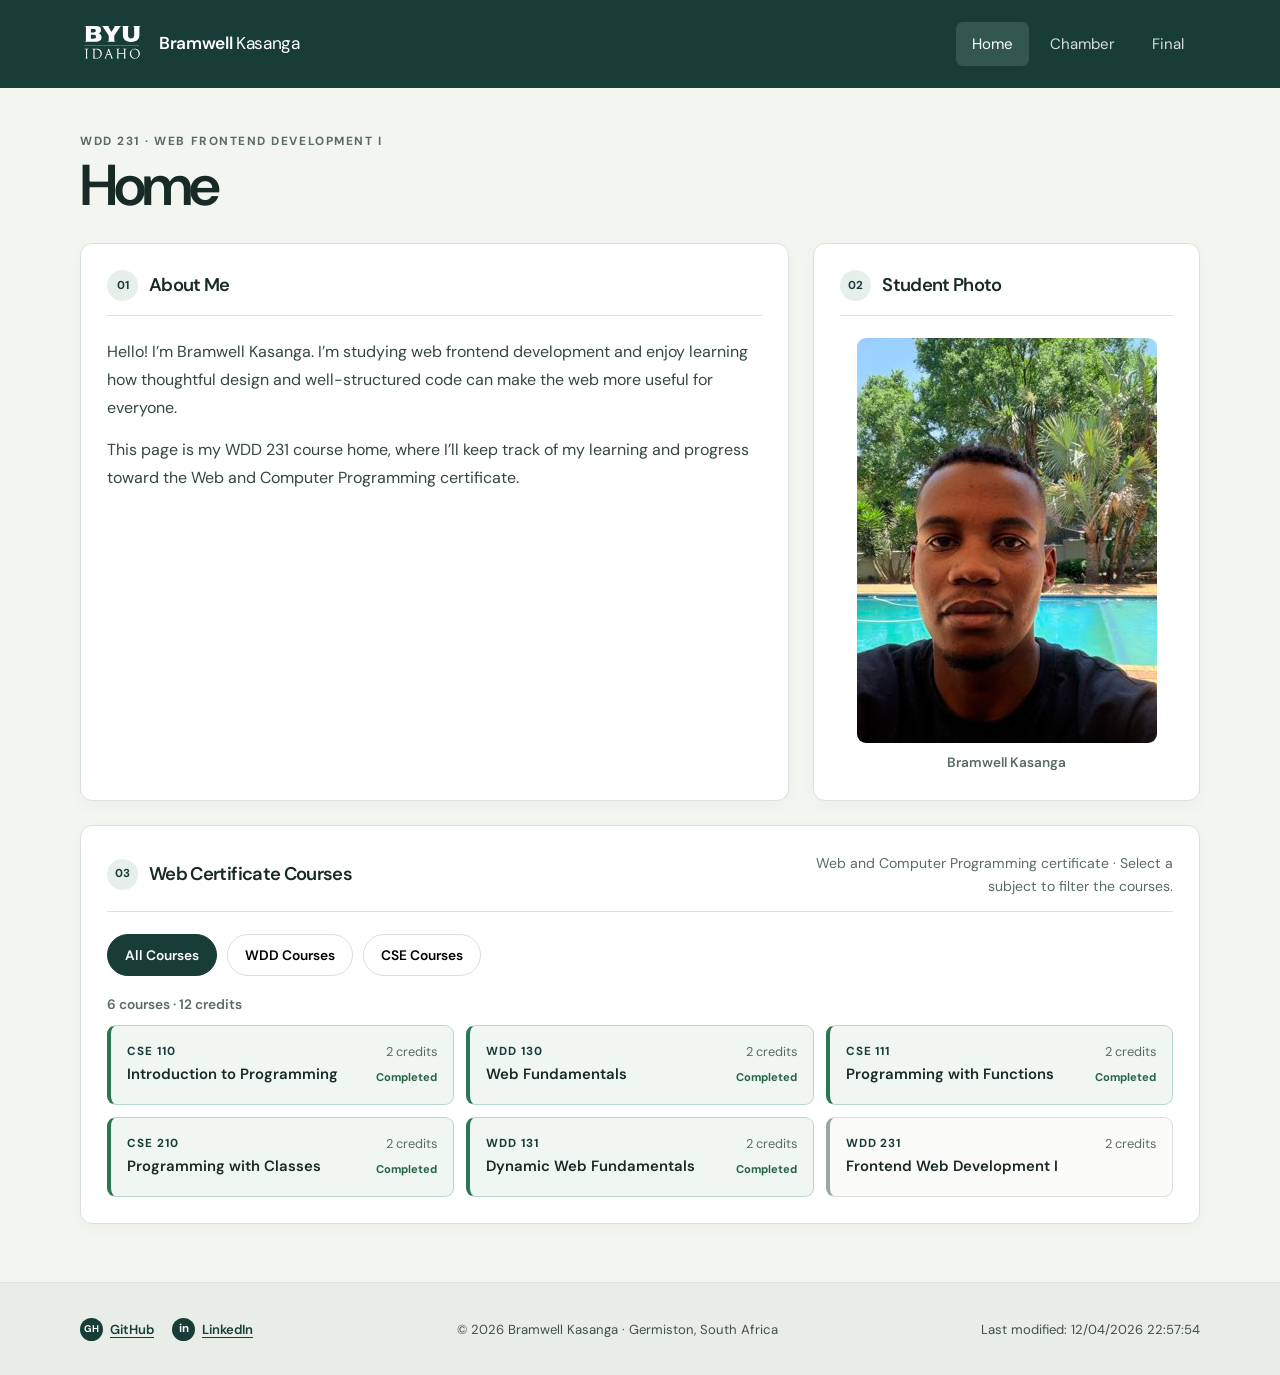
<file: index.html>
<!doctype html>
<html lang="en">
  <head>
    <meta charset="utf-8">
    <meta name="viewport" content="width=device-width, initial-scale=1">
    <meta
      name="description"
      content="Bramwell Kasanga's WDD 231 course home page, featuring an introduction and Web and Computer Programming certificate courses."
    >
    <meta property="og:title" content="Home | Bramwell Kasanga | WDD 231">
    <meta
      property="og:description"
      content="Bramwell Kasanga's WDD 231 course home page, featuring an introduction and Web and Computer Programming certificate courses."
    >
    <meta
      property="og:image"
      content="https://bramwellkasanga.github.io/wdd231/images/profile-card.jpg"
    >
    <meta property="og:url" content="https://bramwellkasanga.github.io/wdd231/">
    <meta name="author" content="Bramwell Kasanga">
    <meta name="theme-color" content="#183c36">
    <link rel="icon" href="favicon.ico">
    <title>Home | Bramwell Kasanga | WDD 231</title>
    <link rel="preconnect" href="https://fonts.googleapis.com">
    <link rel="preconnect" href="https://fonts.gstatic.com" crossorigin>
    <link
      href="https://fonts.googleapis.com/css2?family=DM+Sans:wght@400;500;600;700&display=swap"
      rel="stylesheet"
    >
    <link rel="stylesheet" href="styles/small.css">
    <link rel="stylesheet" href="styles/large.css">
    <script src="scripts/navigation.js" defer></script>
    <script src="scripts/date.js" defer></script>
    <script src="scripts/courses.js" defer></script>
  </head>
  <body>
    <header class="site-header">
      <div class="header-inner">
        <a class="identity" href="index.html" aria-label="WDD 231 home">
          <span class="logo-frame">
            <img
              class="site-logo"
              src="images/byui-logo.svg"
              alt="Brigham Young University-Idaho"
            >
          </span>
          <span class="student-name">Bramwell <span>Kasanga</span></span>
        </a>
        <button
          class="menu-toggle"
          type="button"
          aria-label="Open navigation menu"
          aria-controls="primary-navigation"
          aria-expanded="false"
        >
          <span></span>
          <span></span>
          <span></span>
        </button>
        <nav class="site-nav" id="primary-navigation" aria-label="Main navigation">
          <a class="nav-link current" href="index.html" aria-current="page">Home</a>
          <a class="nav-link" href="chamber/directory.html">Chamber</a>
          <a class="nav-link" href="final/">Final</a>
        </nav>
      </div>
    </header>

    <main class="page-shell">
      <div class="page-title">
        <p class="eyebrow">WDD 231 · Web Frontend Development I</p>
        <h1>Home</h1>
      </div>

      <div class="home-grid">
        <section class="panel about-panel" aria-labelledby="about-heading">
          <div class="panel-heading">
            <span class="section-index">01</span>
            <h2 id="about-heading">About Me</h2>
          </div>
          <div class="about-copy">
            <p>
              Hello! I’m Bramwell Kasanga. I’m studying web frontend development
              and enjoy learning how thoughtful design and well-structured code
              can make the web more useful for everyone.
            </p>
            <p>
              This page is my WDD 231 course home, where I’ll keep track of my
              learning and progress toward the Web and Computer Programming
              certificate.
            </p>
          </div>
        </section>

        <section class="panel photo-panel" aria-labelledby="photo-heading">
          <div class="panel-heading">
            <span class="section-index">02</span>
            <h2 id="photo-heading">Student Photo</h2>
          </div>
          <figure class="profile-figure">
            <img
              class="profile-image"
              src="images/profile-card.jpg"
              alt="Bramwell Kasanga outdoors beside a pool."
              width="720"
              height="405"
            >
            <figcaption>Bramwell Kasanga</figcaption>
          </figure>
        </section>

        <section class="panel courses-panel" aria-labelledby="courses-heading">
          <div class="panel-heading courses-heading">
            <div class="heading-label">
              <span class="section-index">03</span>
              <h2 id="courses-heading">Web Certificate Courses</h2>
            </div>
            <p class="panel-description">
              Web and Computer Programming certificate · Select a subject to filter the courses.
            </p>
          </div>
          <div class="course-filters" role="group" aria-label="Filter courses">
            <button class="filter-button selected" type="button" data-filter="ALL" aria-pressed="true">
              All Courses
            </button>
            <button class="filter-button" type="button" data-filter="WDD" aria-pressed="false">
              WDD Courses
            </button>
            <button class="filter-button" type="button" data-filter="CSE" aria-pressed="false">
              CSE Courses
            </button>
          </div>
          <p class="course-summary" id="course-summary" aria-live="polite"></p>
          <div class="course-list" id="course-list" aria-live="polite"></div>
          <noscript>
            <p class="noscript-message">
              Enable JavaScript to view and filter the certificate course list.
            </p>
          </noscript>
        </section>
      </div>
    </main>

    <footer class="site-footer">
      <div class="footer-inner">
        <div class="social-links" role="group" aria-label="Social media">
          <a
            class="social-link"
            href="https://github.com/bramwellkasanga/wdd231"
            aria-label="Bramwell Kasanga on GitHub"
            target="_blank"
            rel="noopener noreferrer"
          >
            <span class="social-mark github-mark" aria-hidden="true">GH</span>
            <span>GitHub</span>
          </a>
          <a
            class="social-link"
            href="https://www.linkedin.com/in/bramwell-kasanga"
            aria-label="Bramwell Kasanga on LinkedIn"
            target="_blank"
            rel="noopener noreferrer"
          >
            <span class="social-mark linkedin-mark" aria-hidden="true">in</span>
            <span>LinkedIn</span>
          </a>
        </div>
        <p class="copyright">
          &copy; <span id="currentyear"></span> Bramwell Kasanga
          <span class="footer-location">· Germiston, South Africa</span>
        </p>
        <p class="modified">Last modified: <span id="lastModified"></span></p>
      </div>
    </footer>
  </body>
</html>
</file>
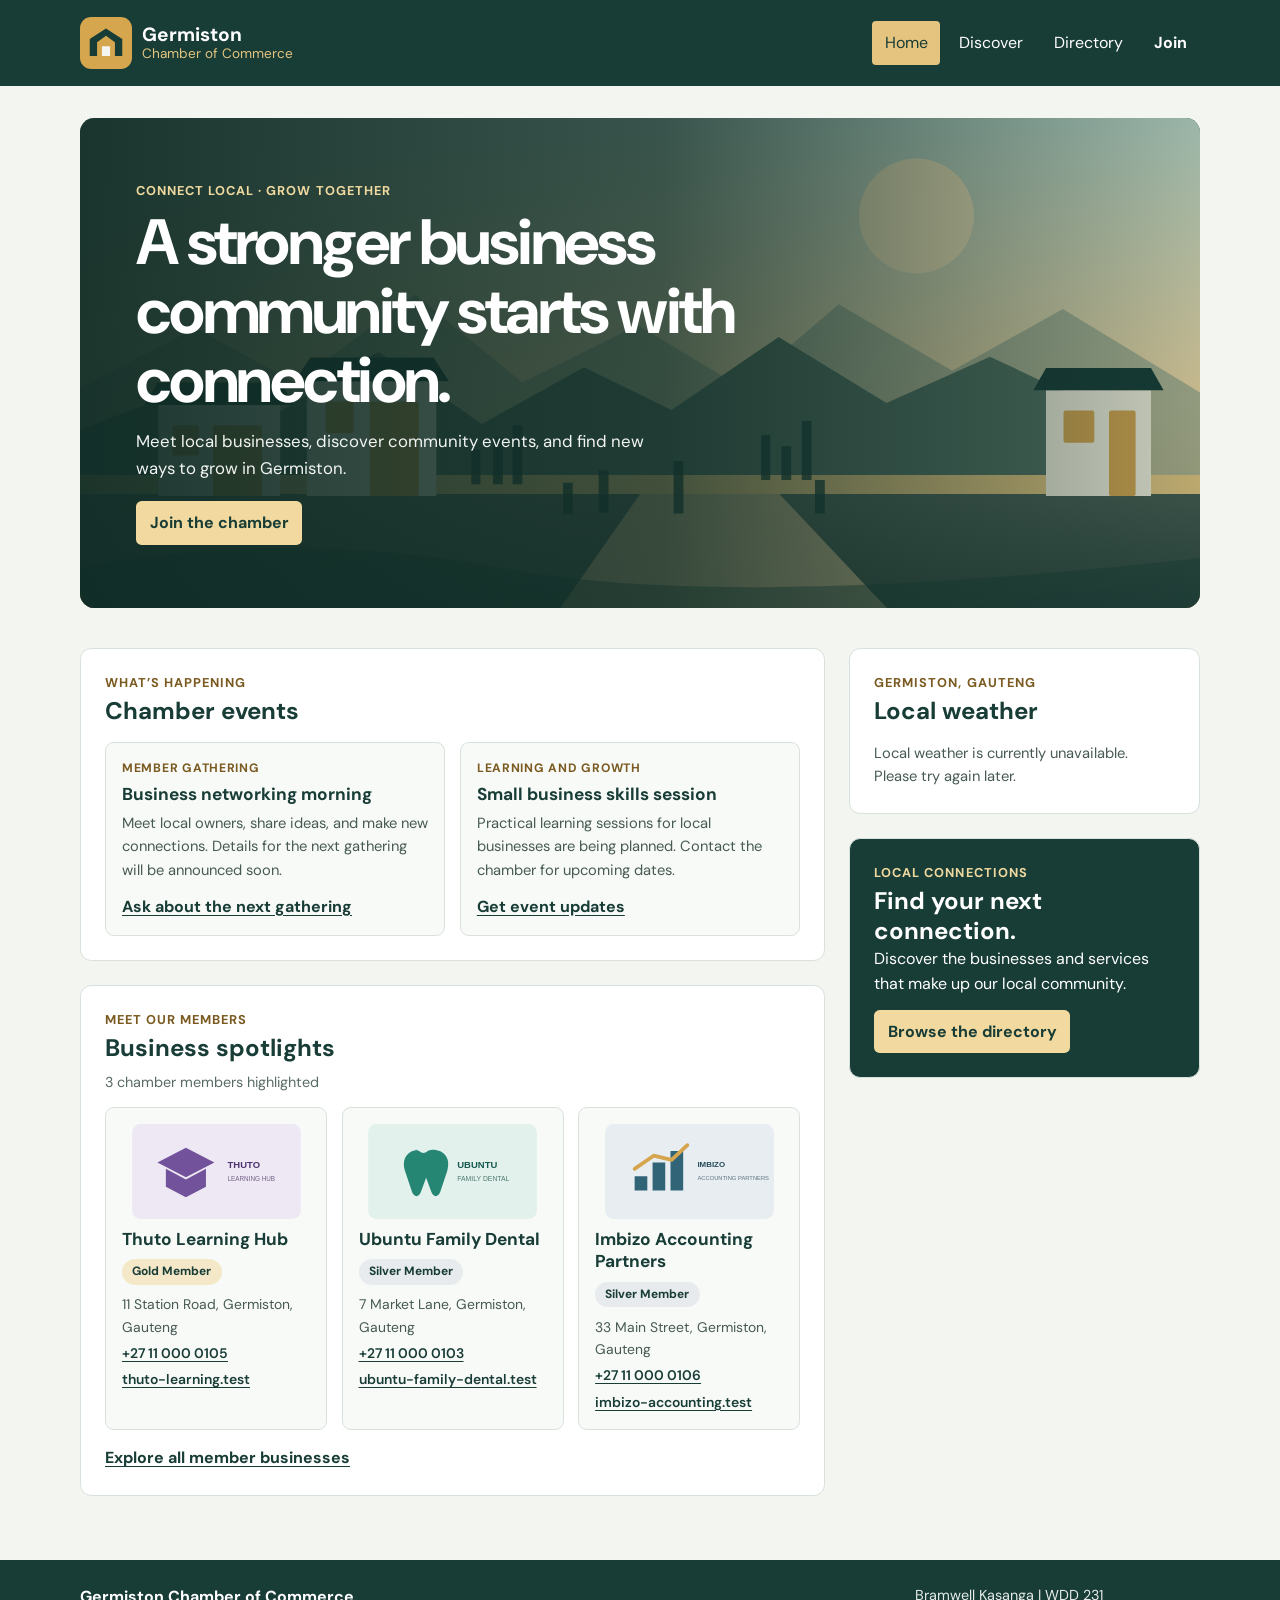
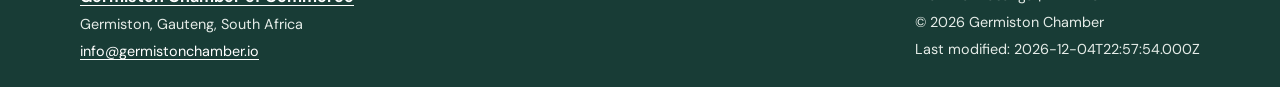
<file: chamber/index.html>
<!doctype html>
<html lang="en">
  <head>
    <meta charset="utf-8">
    <meta name="viewport" content="width=device-width, initial-scale=1">
    <meta
      name="description"
      content="Discover local businesses, upcoming events, and chamber membership with the Germiston Chamber of Commerce."
    >
    <meta name="author" content="Bramwell Kasanga">
    <meta name="theme-color" content="#183c36">
    <meta property="og:title" content="Home | Germiston Chamber of Commerce">
    <meta
      property="og:description"
      content="Discover local businesses, upcoming events, and chamber membership with the Germiston Chamber of Commerce."
    >
    <meta
      property="og:image"
      content="https://bramwellkasanga.github.io/wdd231/chamber/images/chamber-social.png"
    >
    <meta property="og:url" content="https://bramwellkasanga.github.io/wdd231/chamber/">
    <link rel="icon" href="images/favicon.ico" sizes="any">
    <link rel="icon" href="images/favicon.svg" type="image/svg+xml">
    <link rel="stylesheet" href="styles/reset.css">
    <link rel="stylesheet" href="styles/small.css">
    <link rel="stylesheet" href="styles/large.css">
    <link rel="preconnect" href="https://fonts.googleapis.com">
    <link rel="preconnect" href="https://fonts.gstatic.com" crossorigin>
    <link
      href="https://fonts.googleapis.com/css2?family=DM+Sans:wght@400;500;600;700&display=swap"
      rel="stylesheet"
    >
    <script src="scripts/navigation.js" defer></script>
    <script src="scripts/date.js" defer></script>
    <script src="scripts/weather.js" defer></script>
    <script src="scripts/spotlights.js" defer></script>
    <title>Home | Germiston Chamber of Commerce</title>
  </head>
  <body>
    <a class="skip-link" href="#main-content">Skip to main content</a>
    <header class="site-header">
      <div class="header-inner">
        <a class="brand" href="index.html" aria-label="Germiston Chamber home">
          <img src="images/chamber-mark.svg" width="48" height="48" alt="">
          <span class="brand-copy">
            <span class="brand-name">Germiston</span>
            <span class="brand-subtitle">Chamber of Commerce</span>
          </span>
        </a>
        <button
          class="menu-toggle"
          type="button"
          aria-label="Open navigation menu"
          aria-controls="primary-navigation"
          aria-expanded="false"
        >
          <span></span>
          <span></span>
          <span></span>
        </button>
        <nav class="site-nav" id="primary-navigation" aria-label="Main navigation">
          <a class="nav-link current" href="index.html" aria-current="page">Home</a>
          <a class="nav-link" href="discover.html">Discover</a>
          <a class="nav-link" href="directory.html">Directory</a>
          <a class="nav-link join-link" href="join.html">Join</a>
        </nav>
      </div>
    </header>

    <main id="main-content" class="page-shell">
      <section class="home-hero" aria-labelledby="page-title">
        <img
          class="hero-image"
          src="images/germiston-hero.svg"
          alt="Illustration of Germiston's local businesses and skyline at sunrise"
          width="1600"
          height="760"
          fetchpriority="high"
        >
        <div class="hero-content">
          <p class="eyebrow">Connect local · Grow together</p>
          <h1 id="page-title">A stronger business community starts with connection.</h1>
          <p>
            Meet local businesses, discover community events, and find new ways
            to grow in Germiston.
          </p>
          <a class="action-link" href="join.html">Join the chamber</a>
        </div>
      </section>

      <div class="home-layout">
        <div class="home-primary">
          <section class="home-section" aria-labelledby="events-title">
            <div class="home-section-heading">
              <p class="eyebrow">What’s happening</p>
              <h2 id="events-title">Chamber events</h2>
            </div>
            <div class="event-grid">
              <article class="event-card">
                <p class="event-label">Member gathering</p>
                <h3>Business networking morning</h3>
                <p>
                  Meet local owners, share ideas, and make new connections.
                  Details for the next gathering will be announced soon.
                </p>
                <a href="mailto:info@germistonchamber.io?subject=Networking%20event">
                  Ask about the next gathering
                </a>
              </article>
              <article class="event-card">
                <p class="event-label">Learning and growth</p>
                <h3>Small business skills session</h3>
                <p>
                  Practical learning sessions for local businesses are being
                  planned. Contact the chamber for upcoming dates.
                </p>
                <a href="mailto:info@germistonchamber.io?subject=Business%20skills%20session">
                  Get event updates
                </a>
              </article>
            </div>
          </section>

          <section class="home-section" aria-labelledby="spotlights-title">
            <div class="home-section-heading">
              <p class="eyebrow">Meet our members</p>
              <h2 id="spotlights-title">Business spotlights</h2>
            </div>
            <p class="section-description" id="spotlight-status" aria-live="polite">
              Loading member spotlights…
            </p>
            <div class="spotlight-grid" id="spotlights" aria-live="polite"></div>
            <a class="text-link" href="directory.html">Explore all member businesses</a>
            <noscript>
              <p class="error-message">Enable JavaScript to view member spotlights.</p>
            </noscript>
          </section>
        </div>

        <aside class="home-sidebar" aria-label="Local information">
          <section class="weather-panel" aria-labelledby="weather-title">
            <div class="home-section-heading">
              <p class="eyebrow">Germiston, Gauteng</p>
              <h2 id="weather-title">Local weather</h2>
            </div>
            <p class="weather-status" id="weather-status" aria-live="polite">
              Loading local weather…
            </p>
            <div id="weather-content" hidden>
              <div class="weather-current">
                <p class="weather-label">Current conditions</p>
                <p class="current-temperature" id="current-temperature"></p>
                <p id="current-description"></p>
              </div>
              <h3 class="forecast-heading">Three-day temperature forecast</h3>
              <ol class="forecast-list" id="weather-forecast"></ol>
              <p class="weather-attribution">
                Weather data by
                <a href="https://open-meteo.com/" target="_blank" rel="noopener noreferrer">
                  Open-Meteo
                </a>
              </p>
            </div>
          </section>
          <section class="community-card" aria-labelledby="community-title">
            <p class="eyebrow">Local connections</p>
            <h2 id="community-title">Find your next connection.</h2>
            <p>
              Discover the businesses and services that make up our local
              community.
            </p>
            <a class="action-link" href="directory.html">Browse the directory</a>
          </section>
        </aside>
      </div>
    </main>

    <footer class="site-footer">
      <div class="footer-inner">
        <div class="footer-contact">
          <a class="footer-brand" href="index.html">Germiston Chamber of Commerce</a>
          <p>Germiston, Gauteng, South Africa</p>
          <p><a href="mailto:info@germistonchamber.io">info@germistonchamber.io</a></p>
        </div>
        <div class="footer-details">
          <p>Bramwell Kasanga | WDD 231</p>
          <p>&copy; <span id="currentyear"></span> Germiston Chamber</p>
          <p>Last modified: <span id="lastModified"></span></p>
        </div>
      </div>
    </footer>
  </body>
</html>
</file>
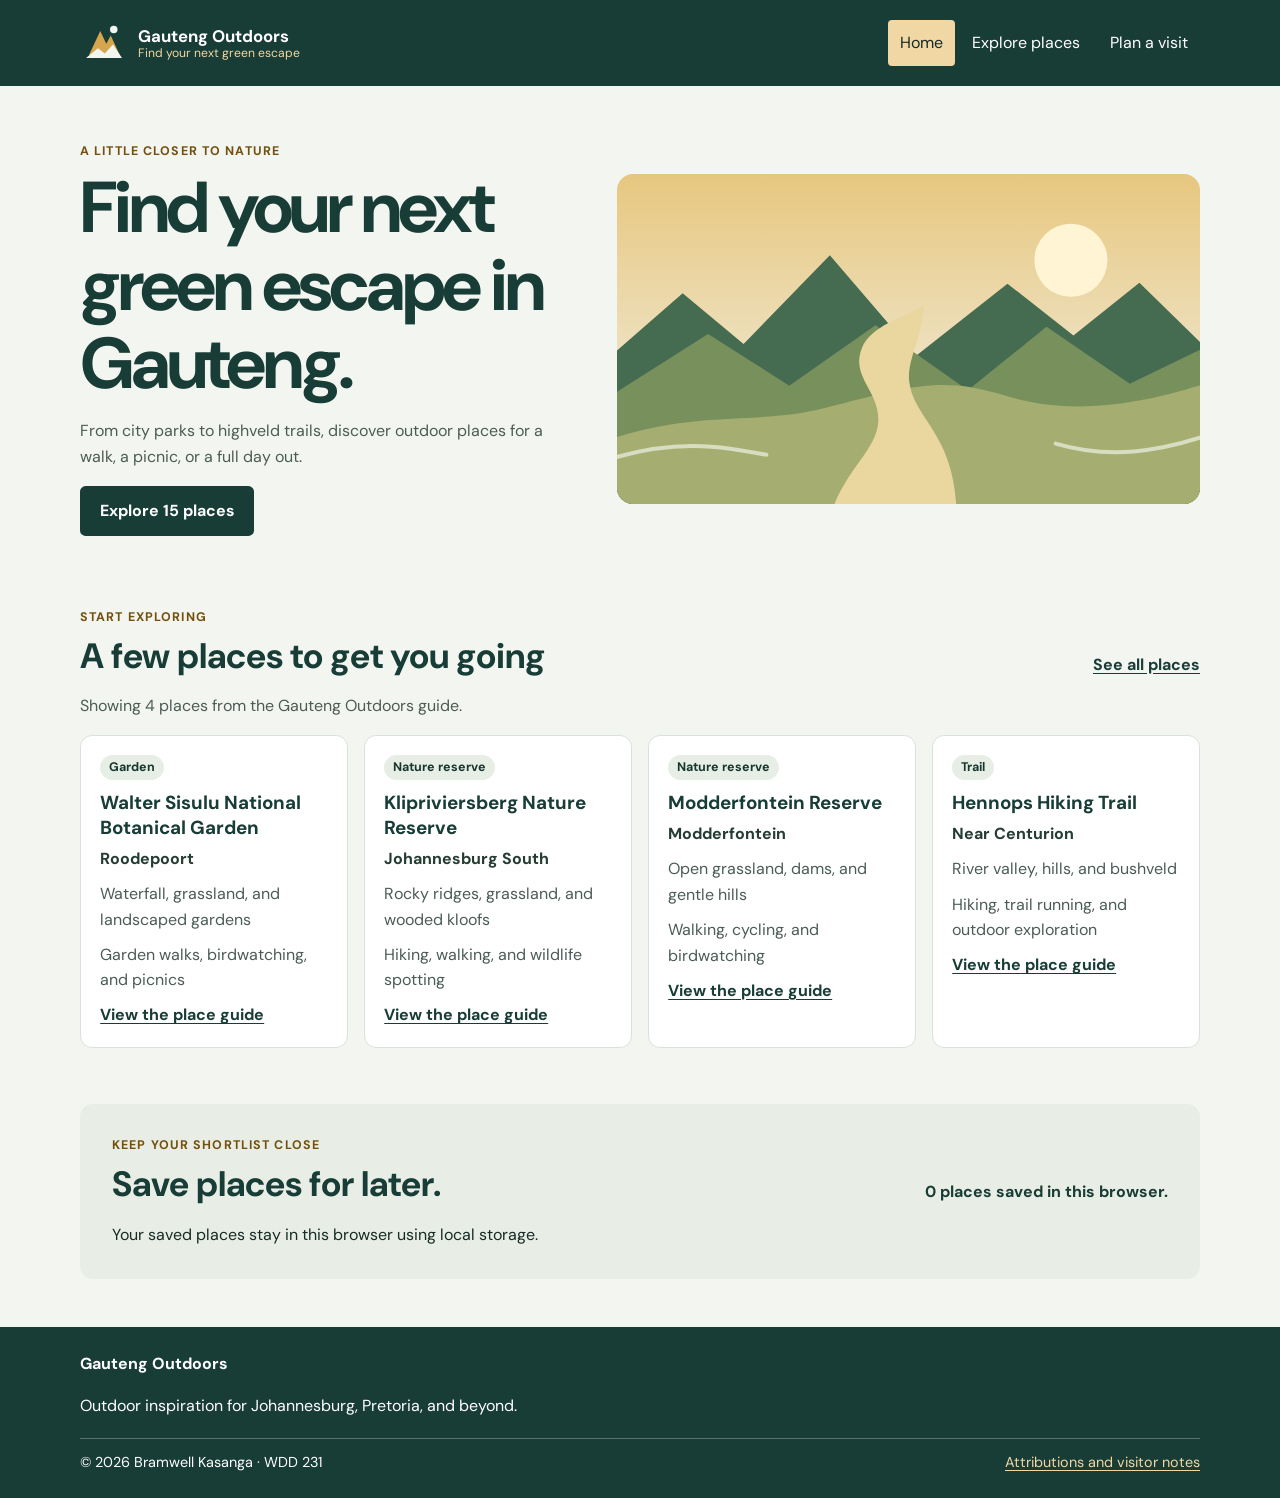
<file: final/index.html>
<!doctype html>
<html lang="en">
  <head>
    <meta charset="utf-8">
    <meta name="viewport" content="width=device-width, initial-scale=1">
    <meta
      name="description"
      content="Explore Gauteng's gardens, nature reserves, parks, and trails with a practical guide to outdoor places around Johannesburg and Pretoria."
    >
    <meta name="author" content="Bramwell Kasanga">
    <meta name="theme-color" content="#183c36">
    <meta property="og:type" content="website">
    <meta property="og:title" content="Gauteng Outdoors | Find a place to explore">
    <meta
      property="og:description"
      content="A practical guide to gardens, nature reserves, parks, and trails around Gauteng."
    >
    <meta
      property="og:image"
      content="https://bramwellkasanga.github.io/wdd231/final/images/gauteng-social.png"
    >
    <meta property="og:url" content="https://bramwellkasanga.github.io/wdd231/final/">
    <link rel="icon" href="images/trail-mark.svg" type="image/svg+xml">
    <link rel="preconnect" href="https://fonts.googleapis.com">
    <link rel="preconnect" href="https://fonts.gstatic.com" crossorigin>
    <link
      href="https://fonts.googleapis.com/css2?family=DM+Sans:wght@400;500;600;700&display=swap"
      rel="stylesheet"
    >
    <link rel="stylesheet" href="styles/small.css">
    <link rel="stylesheet" href="styles/large.css">
    <script type="module" src="scripts/home.mjs"></script>
    <title>Gauteng Outdoors | Find a place to explore</title>
  </head>
  <body>
    <a class="skip-link" href="#main-content">Skip to main content</a>
    <header class="site-header">
      <div class="header-inner">
        <a class="brand" href="index.html" aria-label="Gauteng Outdoors home">
          <img
            src="images/trail-mark.svg"
            width="48"
            height="48"
            alt="Gauteng Outdoors mountain and sun logo"
            loading="lazy"
            decoding="async"
          >
          <span class="brand-copy">
            <span class="brand-name">Gauteng Outdoors</span>
            <span class="brand-subtitle">Find your next green escape</span>
          </span>
        </a>
        <button
          class="menu-toggle"
          type="button"
          aria-label="Open navigation menu"
          aria-controls="primary-navigation"
          aria-expanded="false"
        >
          <span></span><span></span><span></span>
        </button>
        <nav class="site-nav" id="primary-navigation" aria-label="Main navigation">
          <a class="nav-link current" href="index.html" aria-current="page">Home</a>
          <a class="nav-link" href="places.html">Explore places</a>
          <a class="nav-link" href="plan.html">Plan a visit</a>
        </nav>
      </div>
    </header>

    <main id="main-content" class="page-shell">
      <section class="hero" aria-labelledby="page-title">
        <div class="hero-copy">
          <p class="eyebrow">A little closer to nature</p>
          <h1 id="page-title">Find your next green escape in Gauteng.</h1>
          <p>
            From city parks to highveld trails, discover outdoor places for a
            walk, a picnic, or a full day out.
          </p>
          <a class="button-link" href="places.html">Explore 15 places</a>
        </div>
        <img
          class="hero-art"
          src="images/gauteng-landscape.svg"
          width="1200"
          height="650"
          alt="Illustration of a winding trail through green Gauteng hills at sunrise"
          loading="lazy"
          decoding="async"
        >
      </section>

      <section class="section-block" aria-labelledby="featured-title">
        <div class="section-heading">
          <div>
            <p class="eyebrow">Start exploring</p>
            <h2 id="featured-title">A few places to get you going</h2>
          </div>
          <a class="text-link" href="places.html">See all places</a>
        </div>
        <p class="status-message" id="home-status" aria-live="polite">
          Loading outdoor places…
        </p>
        <div class="feature-grid" id="featured-places"></div>
        <noscript>
          <p class="notice">Enable JavaScript to load the place guide.</p>
        </noscript>
      </section>

      <section class="save-banner" aria-labelledby="saved-title">
        <div>
          <p class="eyebrow">Keep your shortlist close</p>
          <h2 id="saved-title">Save places for later.</h2>
          <p>Your saved places stay in this browser using local storage.</p>
        </div>
        <p class="saved-count" id="saved-count" aria-live="polite">Loading saved places…</p>
      </section>
    </main>

    <footer class="site-footer">
      <div class="footer-inner">
        <a class="footer-brand" href="index.html">Gauteng Outdoors</a>
        <p>Outdoor inspiration for Johannesburg, Pretoria, and beyond.</p>
        <div class="footer-meta">
          <p>&copy; <span data-current-year></span> Bramwell Kasanga · WDD 231</p>
          <a href="attributions.html">Attributions and visitor notes</a>
        </div>
      </div>
    </footer>
  </body>
</html>
</file>
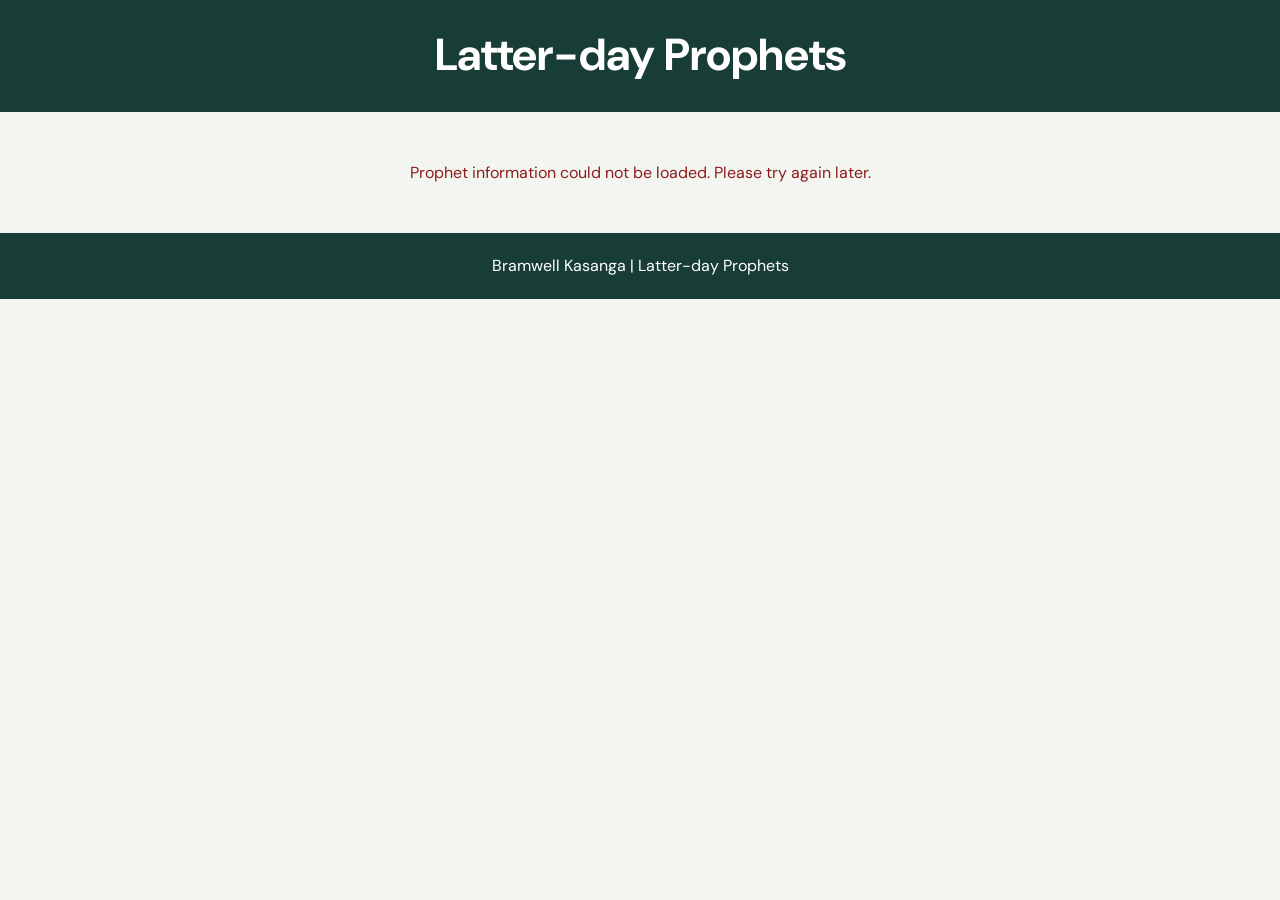
<file: prophets.html>
<!doctype html>
<html lang="en">
  <head>
    <meta charset="utf-8">
    <meta name="viewport" content="width=device-width, initial-scale=1">
    <meta
      name="description"
      content="Learn about the latter-day prophets through a collection of portraits and biographical details."
    >
    <meta name="author" content="Bramwell Kasanga">
    <meta name="theme-color" content="#183c36">
    <link rel="icon" href="favicon.ico">
    <link rel="preconnect" href="https://fonts.googleapis.com">
    <link rel="preconnect" href="https://fonts.gstatic.com" crossorigin>
    <link
      href="https://fonts.googleapis.com/css2?family=DM+Sans:wght@400;500;600;700&display=swap"
      rel="stylesheet"
    >
    <link rel="stylesheet" href="styles/prophets.css">
    <script src="scripts/prophets.js" defer></script>
    <title>Latter-day Prophets | Bramwell Kasanga</title>
  </head>
  <body>
    <header class="page-header">
      <h1>Latter-day Prophets</h1>
    </header>
    <main>
      <div id="cards" class="prophet-grid"></div>
    </main>
    <footer class="page-footer">
      Bramwell Kasanga | Latter-day Prophets
    </footer>
  </body>
</html>
</file>
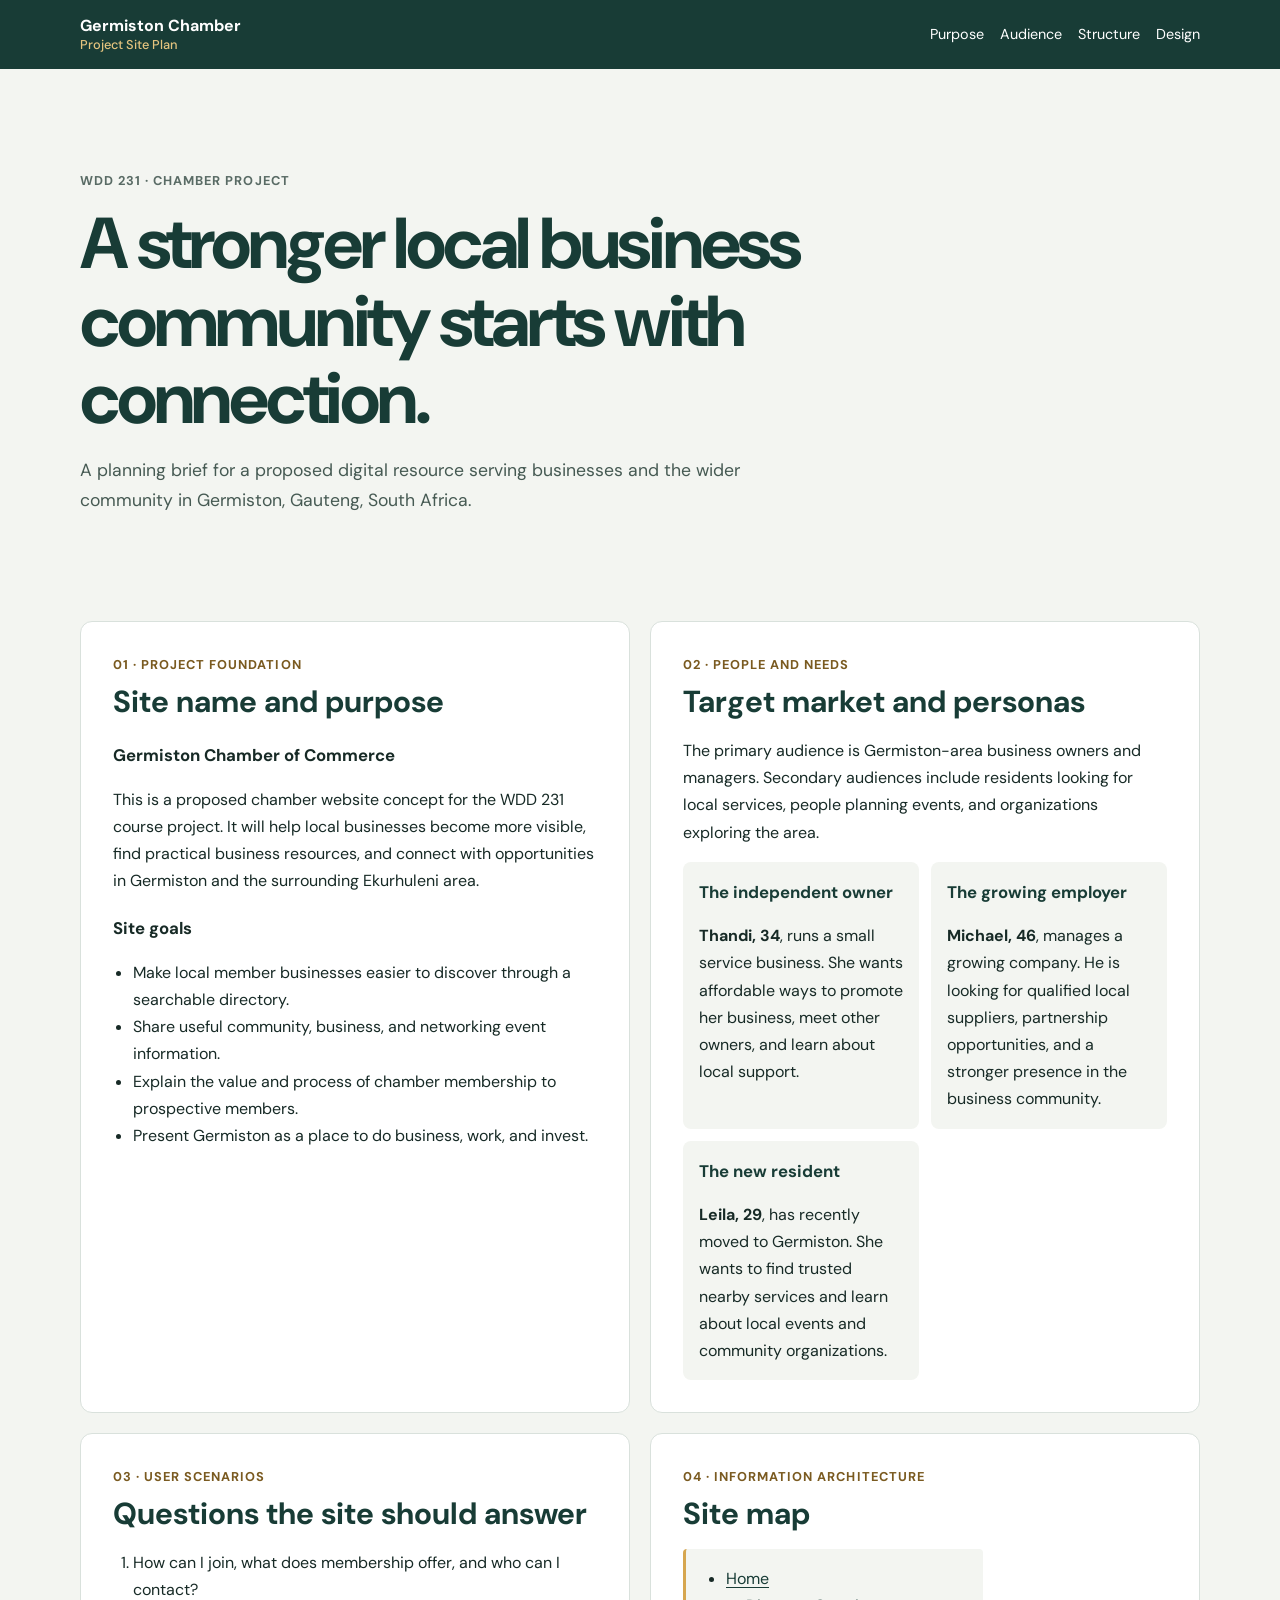
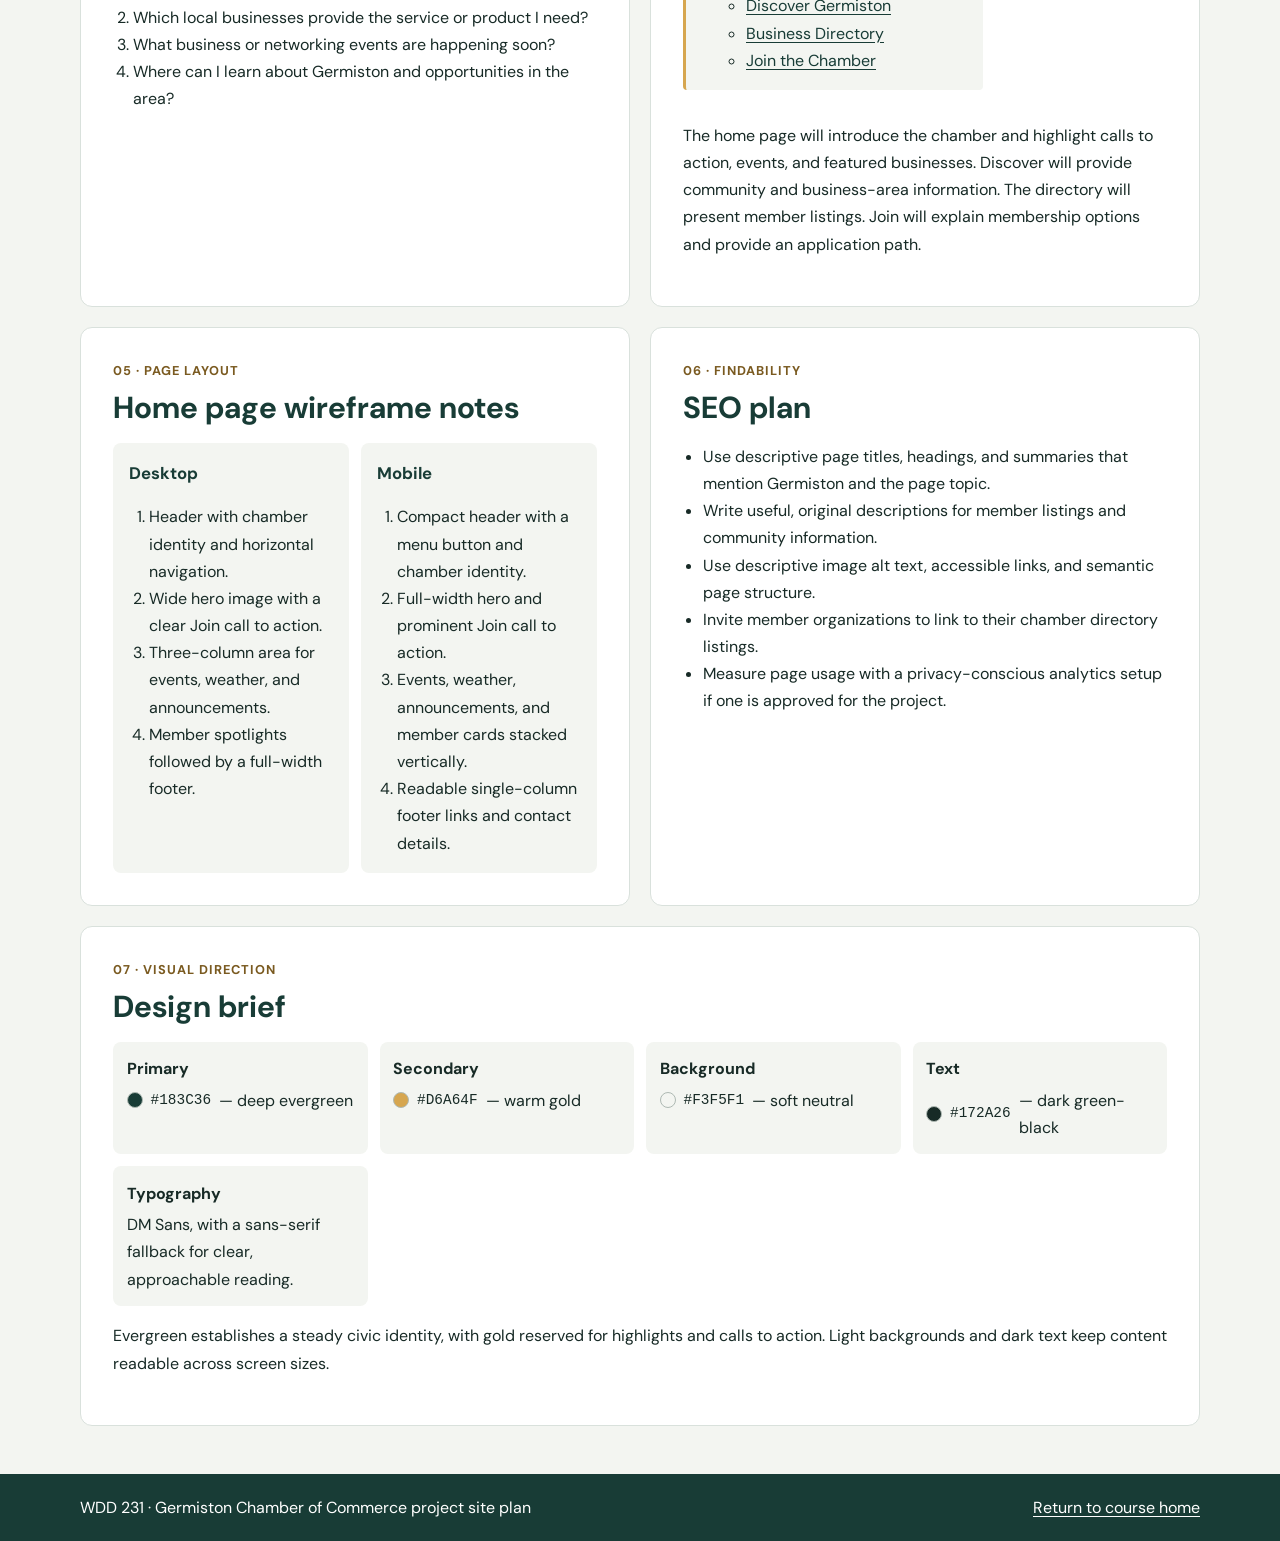
<file: site-plan.html>
<!doctype html>
<html lang="en">
  <head>
    <meta charset="utf-8">
    <meta name="viewport" content="width=device-width, initial-scale=1">
    <meta
      name="description"
      content="The project site plan for a proposed Germiston Chamber of Commerce website, including its audience, goals, sitemap, and design brief."
    >
    <meta name="author" content="Bramwell Kasanga">
    <meta name="theme-color" content="#183c36">
    <link rel="icon" href="favicon.ico">
    <link rel="preconnect" href="https://fonts.googleapis.com">
    <link rel="preconnect" href="https://fonts.gstatic.com" crossorigin>
    <link
      href="https://fonts.googleapis.com/css2?family=DM+Sans:wght@400;500;600;700&display=swap"
      rel="stylesheet"
    >
    <link rel="stylesheet" href="styles/site-plan.css">
    <title>Germiston Chamber | Project Site Plan</title>
  </head>
  <body>
    <header class="site-header">
      <a class="brand" href="#top">Germiston Chamber <span>Project Site Plan</span></a>
      <nav aria-label="Site plan sections">
        <a href="#purpose">Purpose</a>
        <a href="#audience">Audience</a>
        <a href="#structure">Structure</a>
        <a href="#design">Design</a>
      </nav>
    </header>

    <main id="top" class="page-shell">
      <section class="hero" aria-labelledby="page-title">
        <p class="eyebrow">WDD 231 · Chamber project</p>
        <h1 id="page-title">A stronger local business community starts with connection.</h1>
        <p>
          A planning brief for a proposed digital resource serving businesses and the
          wider community in Germiston, Gauteng, South Africa.
        </p>
      </section>

      <div class="plan-grid">
        <section class="plan-section" id="purpose" aria-labelledby="purpose-title">
          <p class="section-label">01 · Project foundation</p>
          <h2 id="purpose-title">Site name and purpose</h2>
          <h3>Germiston Chamber of Commerce</h3>
          <p>
            This is a proposed chamber website concept for the WDD 231 course project.
            It will help local businesses become more visible, find practical business
            resources, and connect with opportunities in Germiston and the surrounding
            Ekurhuleni area.
          </p>
          <h3>Site goals</h3>
          <ul>
            <li>Make local member businesses easier to discover through a searchable directory.</li>
            <li>Share useful community, business, and networking event information.</li>
            <li>Explain the value and process of chamber membership to prospective members.</li>
            <li>Present Germiston as a place to do business, work, and invest.</li>
          </ul>
        </section>

        <section class="plan-section" id="audience" aria-labelledby="audience-title">
          <p class="section-label">02 · People and needs</p>
          <h2 id="audience-title">Target market and personas</h2>
          <p>
            The primary audience is Germiston-area business owners and managers.
            Secondary audiences include residents looking for local services, people
            planning events, and organizations exploring the area.
          </p>
          <div class="persona-grid">
            <article class="persona-card">
              <h3>The independent owner</h3>
              <p>
                <strong>Thandi, 34</strong>, runs a small service business. She wants
                affordable ways to promote her business, meet other owners, and learn
                about local support.
              </p>
            </article>
            <article class="persona-card">
              <h3>The growing employer</h3>
              <p>
                <strong>Michael, 46</strong>, manages a growing company. He is looking
                for qualified local suppliers, partnership opportunities, and a
                stronger presence in the business community.
              </p>
            </article>
            <article class="persona-card">
              <h3>The new resident</h3>
              <p>
                <strong>Leila, 29</strong>, has recently moved to Germiston. She wants
                to find trusted nearby services and learn about local events and
                community organizations.
              </p>
            </article>
          </div>
        </section>

        <section class="plan-section" aria-labelledby="scenarios-title">
          <p class="section-label">03 · User scenarios</p>
          <h2 id="scenarios-title">Questions the site should answer</h2>
          <ol>
            <li>How can I join, what does membership offer, and who can I contact?</li>
            <li>Which local businesses provide the service or product I need?</li>
            <li>What business or networking events are happening soon?</li>
            <li>Where can I learn about Germiston and opportunities in the area?</li>
          </ol>
        </section>

        <section class="plan-section" id="structure" aria-labelledby="structure-title">
          <p class="section-label">04 · Information architecture</p>
          <h2 id="structure-title">Site map</h2>
          <nav class="site-map" aria-label="Proposed chamber website pages">
            <ul>
              <li>
                <a href="#structure">Home</a>
                <ul>
                  <li><a href="#structure">Discover Germiston</a></li>
                  <li><a href="#structure">Business Directory</a></li>
                  <li><a href="#structure">Join the Chamber</a></li>
                </ul>
              </li>
            </ul>
          </nav>
          <p>
            The home page will introduce the chamber and highlight calls to action,
            events, and featured businesses. Discover will provide community and
            business-area information. The directory will present member listings.
            Join will explain membership options and provide an application path.
          </p>
        </section>

        <section class="plan-section" aria-labelledby="wireframes-title">
          <p class="section-label">05 · Page layout</p>
          <h2 id="wireframes-title">Home page wireframe notes</h2>
          <div class="wireframe-grid">
            <article class="wireframe-card">
              <h3>Desktop</h3>
              <ol>
                <li>Header with chamber identity and horizontal navigation.</li>
                <li>Wide hero image with a clear Join call to action.</li>
                <li>Three-column area for events, weather, and announcements.</li>
                <li>Member spotlights followed by a full-width footer.</li>
              </ol>
            </article>
            <article class="wireframe-card">
              <h3>Mobile</h3>
              <ol>
                <li>Compact header with a menu button and chamber identity.</li>
                <li>Full-width hero and prominent Join call to action.</li>
                <li>Events, weather, announcements, and member cards stacked vertically.</li>
                <li>Readable single-column footer links and contact details.</li>
              </ol>
            </article>
          </div>
        </section>

        <section class="plan-section" aria-labelledby="seo-title">
          <p class="section-label">06 · Findability</p>
          <h2 id="seo-title">SEO plan</h2>
          <ul>
            <li>Use descriptive page titles, headings, and summaries that mention Germiston and the page topic.</li>
            <li>Write useful, original descriptions for member listings and community information.</li>
            <li>Use descriptive image alt text, accessible links, and semantic page structure.</li>
            <li>Invite member organizations to link to their chamber directory listings.</li>
            <li>Measure page usage with a privacy-conscious analytics setup if one is approved for the project.</li>
          </ul>
        </section>

        <section class="plan-section design-section" id="design" aria-labelledby="design-title">
          <p class="section-label">07 · Visual direction</p>
          <h2 id="design-title">Design brief</h2>
          <dl class="design-list">
            <div>
              <dt>Primary</dt>
              <dd><span class="swatch primary" aria-hidden="true"></span><code>#183C36</code> — deep evergreen</dd>
            </div>
            <div>
              <dt>Secondary</dt>
              <dd><span class="swatch secondary" aria-hidden="true"></span><code>#D6A64F</code> — warm gold</dd>
            </div>
            <div>
              <dt>Background</dt>
              <dd><span class="swatch background" aria-hidden="true"></span><code>#F3F5F1</code> — soft neutral</dd>
            </div>
            <div>
              <dt>Text</dt>
              <dd><span class="swatch text" aria-hidden="true"></span><code>#172A26</code> — dark green-black</dd>
            </div>
            <div>
              <dt>Typography</dt>
              <dd>DM Sans, with a sans-serif fallback for clear, approachable reading.</dd>
            </div>
          </dl>
          <p>
            Evergreen establishes a steady civic identity, with gold reserved for
            highlights and calls to action. Light backgrounds and dark text keep
            content readable across screen sizes.
          </p>
        </section>
      </div>
    </main>

    <footer class="site-footer">
      <p>WDD 231 · Germiston Chamber of Commerce project site plan</p>
      <a href="index.html">Return to course home</a>
    </footer>
  </body>
</html>
</file>
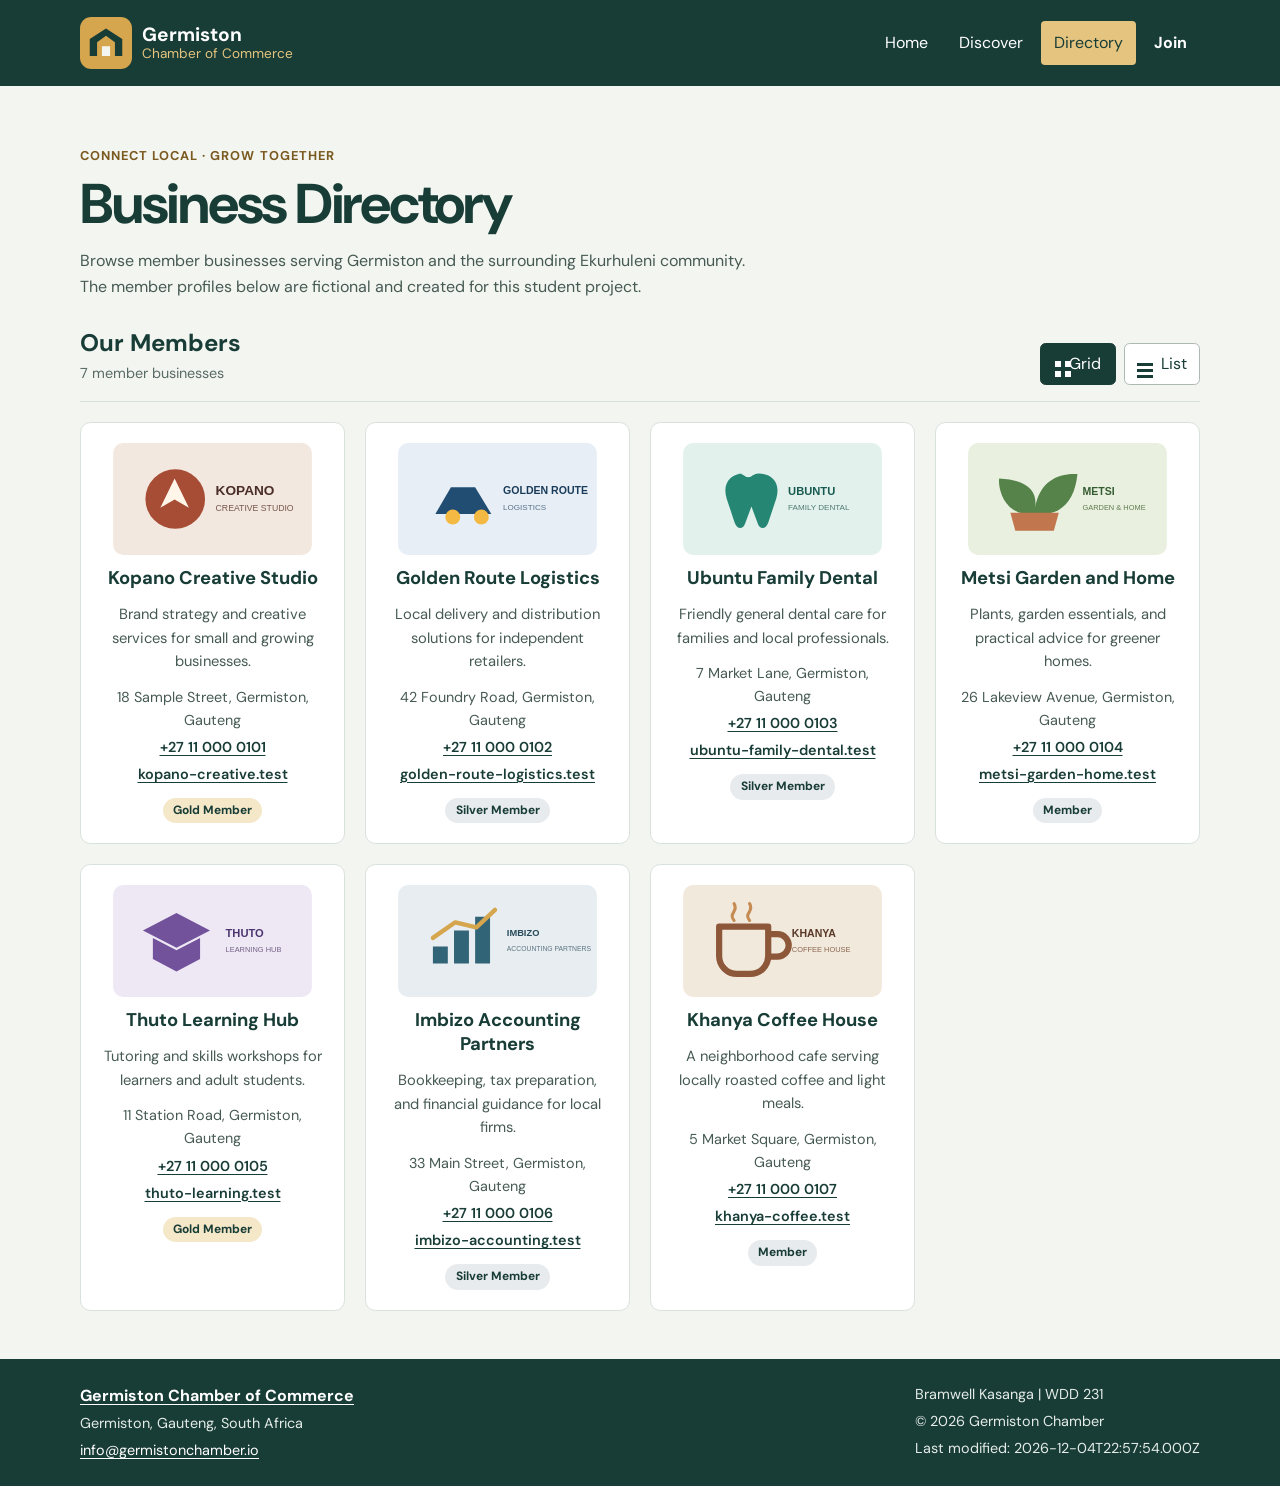
<file: chamber/directory.html>
<!doctype html>
<html lang="en">
  <head>
    <meta charset="utf-8">
    <meta name="viewport" content="width=device-width, initial-scale=1">
    <meta
      name="description"
      content="Explore Germiston Chamber member businesses, services, and contact details in the local business directory."
    >
    <meta name="author" content="Bramwell Kasanga">
    <meta name="theme-color" content="#183c36">
    <meta property="og:title" content="Business Directory | Germiston Chamber">
    <meta
      property="og:description"
      content="Discover local businesses and services in the Germiston Chamber directory."
    >
    <meta
      property="og:image"
      content="https://bramwellkasanga.github.io/wdd231/chamber/images/chamber-social.png"
    >
    <meta
      property="og:url"
      content="https://bramwellkasanga.github.io/wdd231/chamber/directory.html"
    >
    <link rel="icon" href="images/favicon.ico" sizes="any">
    <link rel="icon" href="images/favicon.svg" type="image/svg+xml">
    <link rel="stylesheet" href="styles/reset.css">
    <link rel="stylesheet" href="styles/small.css">
    <link rel="stylesheet" href="styles/large.css">
    <link rel="preconnect" href="https://fonts.googleapis.com">
    <link rel="preconnect" href="https://fonts.gstatic.com" crossorigin>
    <link
      href="https://fonts.googleapis.com/css2?family=DM+Sans:wght@400;500;600;700&display=swap"
      rel="stylesheet"
    >
    <script src="scripts/navigation.js" defer></script>
    <script src="scripts/directory.js" defer></script>
    <script src="scripts/date.js" defer></script>
    <title>Business Directory | Germiston Chamber</title>
  </head>
  <body>
    <a class="skip-link" href="#main-content">Skip to main content</a>
    <header class="site-header">
      <div class="header-inner">
        <a class="brand" href="index.html" aria-label="Germiston Chamber home">
          <img src="images/chamber-mark.svg" width="48" height="48" alt="">
          <span class="brand-copy">
            <span class="brand-name">Germiston</span>
            <span class="brand-subtitle">Chamber of Commerce</span>
          </span>
        </a>
        <button
          class="menu-toggle"
          type="button"
          aria-label="Open navigation menu"
          aria-controls="primary-navigation"
          aria-expanded="false"
        >
          <span></span>
          <span></span>
          <span></span>
        </button>
        <nav class="site-nav" id="primary-navigation" aria-label="Main navigation">
          <a class="nav-link" href="index.html">Home</a>
          <a class="nav-link" href="discover.html">Discover</a>
          <a class="nav-link current" href="directory.html" aria-current="page">Directory</a>
          <a class="nav-link join-link" href="join.html">Join</a>
        </nav>
      </div>
    </header>

    <main id="main-content" class="page-shell">
      <section class="page-intro" aria-labelledby="page-title">
        <p class="eyebrow">Connect local · Grow together</p>
        <h1 id="page-title">Business Directory</h1>
        <p>
          Browse member businesses serving Germiston and the surrounding Ekurhuleni
          community. The member profiles below are fictional and created for this
          student project.
        </p>
      </section>

      <section class="directory-section" aria-labelledby="directory-heading">
        <div class="directory-toolbar">
          <div>
            <h2 id="directory-heading">Our Members</h2>
            <p id="directory-status" class="directory-status" aria-live="polite">
              Loading member businesses…
            </p>
          </div>
          <div class="view-controls" role="group" aria-label="Choose directory layout">
            <button
              class="view-button selected"
              id="grid-view"
              type="button"
              aria-pressed="true"
            >
              <span class="view-icon grid-icon" aria-hidden="true"></span>
              Grid
            </button>
            <button
              class="view-button"
              id="list-view"
              type="button"
              aria-pressed="false"
            >
              <span class="view-icon list-icon" aria-hidden="true"></span>
              List
            </button>
          </div>
        </div>
        <div class="member-directory" id="member-directory" aria-live="polite"></div>
        <noscript>
          <p class="error-message">Enable JavaScript to load the member directory.</p>
        </noscript>
      </section>
    </main>

    <footer class="site-footer">
      <div class="footer-inner">
        <div class="footer-contact">
          <a class="footer-brand" href="index.html">Germiston Chamber of Commerce</a>
          <p>Germiston, Gauteng, South Africa</p>
          <p><a href="mailto:info@germistonchamber.io">info@germistonchamber.io</a></p>
        </div>
        <div class="footer-details">
          <p>Bramwell Kasanga | WDD 231</p>
          <p>&copy; <span id="currentyear"></span> Germiston Chamber</p>
          <p>Last modified: <span id="lastModified"></span></p>
        </div>
      </div>
    </footer>
  </body>
</html>
</file>
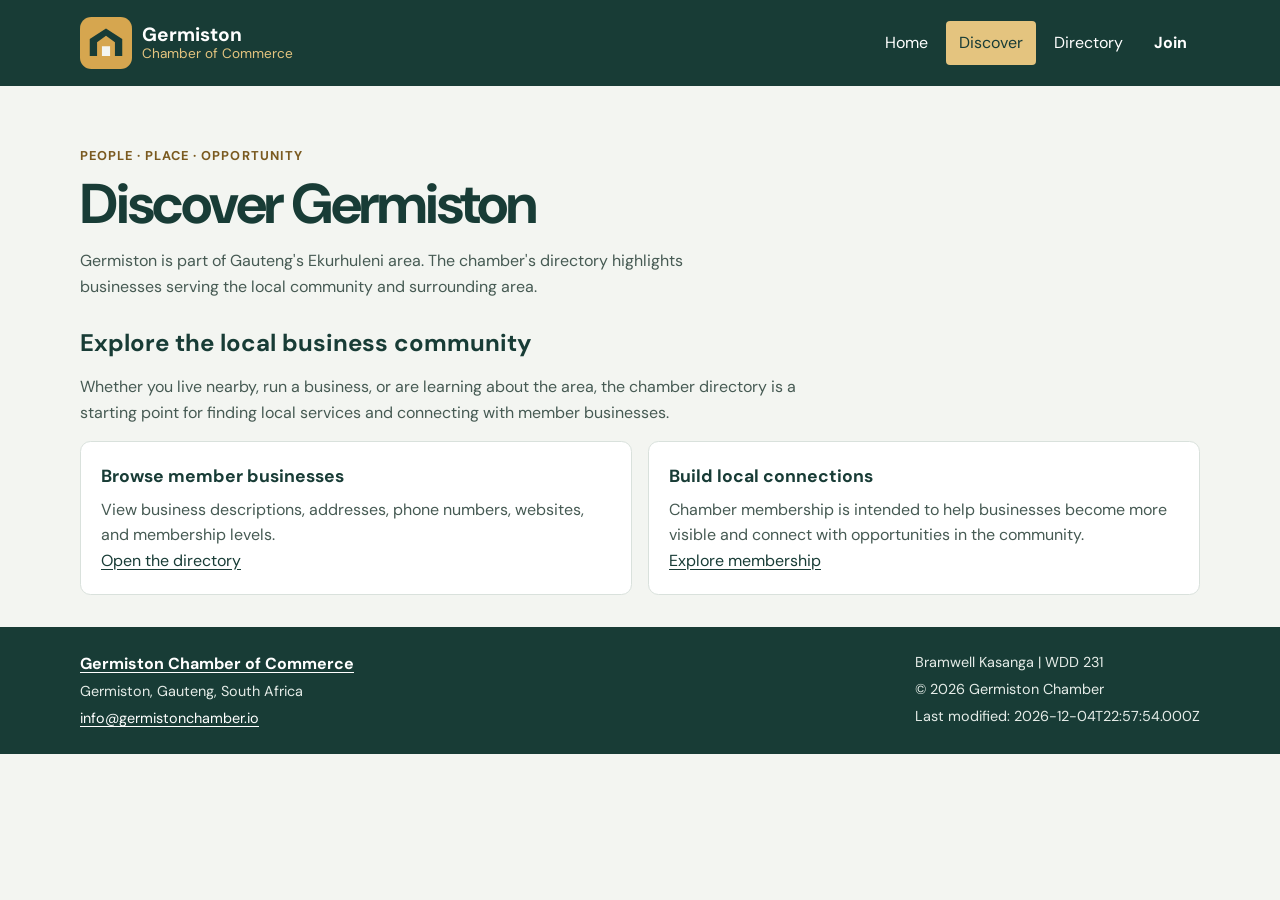
<file: chamber/discover.html>
<!doctype html>
<html lang="en">
  <head>
    <meta charset="utf-8">
    <meta name="viewport" content="width=device-width, initial-scale=1">
    <meta
      name="description"
      content="Discover the Germiston community and the businesses served by the local chamber."
    >
    <meta name="author" content="Bramwell Kasanga">
    <meta name="theme-color" content="#183c36">
    <meta property="og:title" content="Discover Germiston | Germiston Chamber">
    <meta
      property="og:description"
      content="Learn about the Germiston community and explore local chamber member businesses."
    >
    <meta
      property="og:image"
      content="https://bramwellkasanga.github.io/wdd231/chamber/images/chamber-social.png"
    >
    <meta
      property="og:url"
      content="https://bramwellkasanga.github.io/wdd231/chamber/discover.html"
    >
    <link rel="icon" href="images/favicon.ico" sizes="any">
    <link rel="icon" href="images/favicon.svg" type="image/svg+xml">
    <link rel="stylesheet" href="styles/reset.css">
    <link rel="stylesheet" href="styles/small.css">
    <link rel="stylesheet" href="styles/large.css">
    <link rel="preconnect" href="https://fonts.googleapis.com">
    <link rel="preconnect" href="https://fonts.gstatic.com" crossorigin>
    <link
      href="https://fonts.googleapis.com/css2?family=DM+Sans:wght@400;500;600;700&display=swap"
      rel="stylesheet"
    >
    <script src="scripts/navigation.js" defer></script>
    <script src="scripts/date.js" defer></script>
    <title>Discover Germiston | Germiston Chamber</title>
  </head>
  <body>
    <a class="skip-link" href="#main-content">Skip to main content</a>
    <header class="site-header">
      <div class="header-inner">
        <a class="brand" href="index.html" aria-label="Germiston Chamber home">
          <img src="images/chamber-mark.svg" width="48" height="48" alt="">
          <span class="brand-copy">
            <span class="brand-name">Germiston</span>
            <span class="brand-subtitle">Chamber of Commerce</span>
          </span>
        </a>
        <button
          class="menu-toggle"
          type="button"
          aria-label="Open navigation menu"
          aria-controls="primary-navigation"
          aria-expanded="false"
        >
          <span></span>
          <span></span>
          <span></span>
        </button>
        <nav class="site-nav" id="primary-navigation" aria-label="Main navigation">
          <a class="nav-link" href="index.html">Home</a>
          <a class="nav-link current" href="discover.html" aria-current="page">Discover</a>
          <a class="nav-link" href="directory.html">Directory</a>
          <a class="nav-link join-link" href="join.html">Join</a>
        </nav>
      </div>
    </header>

    <main id="main-content" class="page-shell">
      <section class="page-intro" aria-labelledby="page-title">
        <p class="eyebrow">People · Place · Opportunity</p>
        <h1 id="page-title">Discover Germiston</h1>
        <p>
          Germiston is part of Gauteng's Ekurhuleni area. The chamber's directory
          highlights businesses serving the local community and surrounding
          area.
        </p>
      </section>

      <section class="content-section" aria-labelledby="community-title">
        <h2 id="community-title">Explore the local business community</h2>
        <p>
          Whether you live nearby, run a business, or are learning about the area,
          the chamber directory is a starting point for finding local services and
          connecting with member businesses.
        </p>
        <div class="content-grid">
          <article class="content-card">
            <h3>Browse member businesses</h3>
            <p>
              View business descriptions, addresses, phone numbers, websites, and
              membership levels.
            </p>
            <a href="directory.html">Open the directory</a>
          </article>
          <article class="content-card">
            <h3>Build local connections</h3>
            <p>
              Chamber membership is intended to help businesses become more visible
              and connect with opportunities in the community.
            </p>
            <a href="join.html">Explore membership</a>
          </article>
        </div>
      </section>
    </main>

    <footer class="site-footer">
      <div class="footer-inner">
        <div class="footer-contact">
          <a class="footer-brand" href="index.html">Germiston Chamber of Commerce</a>
          <p>Germiston, Gauteng, South Africa</p>
          <p><a href="mailto:info@germistonchamber.io">info@germistonchamber.io</a></p>
        </div>
        <div class="footer-details">
          <p>Bramwell Kasanga | WDD 231</p>
          <p>&copy; <span id="currentyear"></span> Germiston Chamber</p>
          <p>Last modified: <span id="lastModified"></span></p>
        </div>
      </div>
    </footer>
  </body>
</html>
</file>
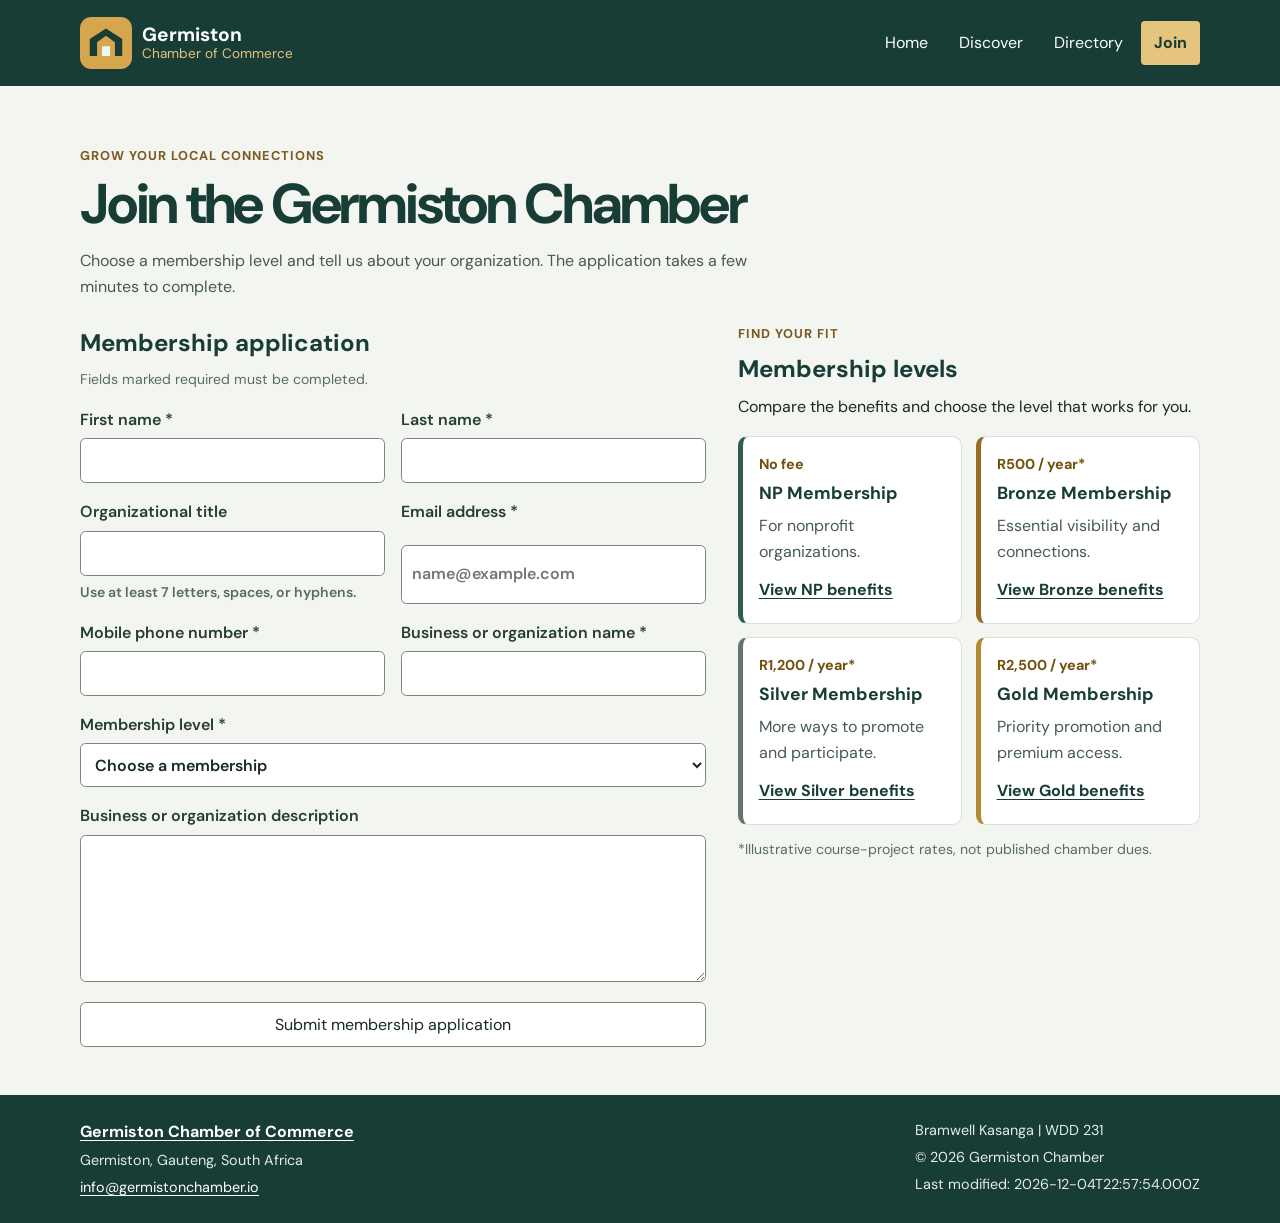
<file: chamber/join.html>
<!doctype html>
<html lang="en">
  <head>
    <meta charset="utf-8">
    <meta name="viewport" content="width=device-width, initial-scale=1">
    <meta
      name="description"
      content="Apply for Germiston Chamber membership and compare nonprofit, bronze, silver, and gold member benefits."
    >
    <meta name="author" content="Bramwell Kasanga">
    <meta name="theme-color" content="#183c36">
    <meta property="og:type" content="website">
    <meta property="og:title" content="Join the Chamber | Germiston Chamber">
    <meta
      property="og:description"
      content="Apply for Germiston Chamber membership and explore four membership levels."
    >
    <meta
      property="og:image"
      content="https://bramwellkasanga.github.io/wdd231/chamber/images/chamber-social.png"
    >
    <meta
      property="og:url"
      content="https://bramwellkasanga.github.io/wdd231/chamber/join.html"
    >
    <link rel="icon" href="images/favicon.ico" sizes="any">
    <link rel="icon" href="images/favicon.svg" type="image/svg+xml">
    <link rel="stylesheet" href="styles/reset.css">
    <link rel="stylesheet" href="styles/small.css">
    <link rel="stylesheet" href="styles/large.css">
    <link rel="preconnect" href="https://fonts.googleapis.com">
    <link rel="preconnect" href="https://fonts.gstatic.com" crossorigin>
    <link
      href="https://fonts.googleapis.com/css2?family=DM+Sans:wght@400;500;600;700&display=swap"
      rel="stylesheet"
    >
    <script src="scripts/navigation.js" defer></script>
    <script src="scripts/date.js" defer></script>
    <script src="scripts/membership.js" defer></script>
    <title>Join the Chamber | Germiston Chamber</title>
  </head>
  <body>
    <a class="skip-link" href="#main-content">Skip to main content</a>
    <header class="site-header">
      <div class="header-inner">
        <a class="brand" href="index.html" aria-label="Germiston Chamber home">
          <img src="images/chamber-mark.svg" width="48" height="48" alt="">
          <span class="brand-copy">
            <span class="brand-name">Germiston</span>
            <span class="brand-subtitle">Chamber of Commerce</span>
          </span>
        </a>
        <button
          class="menu-toggle"
          type="button"
          aria-label="Open navigation menu"
          aria-controls="primary-navigation"
          aria-expanded="false"
        >
          <span></span>
          <span></span>
          <span></span>
        </button>
        <nav class="site-nav" id="primary-navigation" aria-label="Main navigation">
          <a class="nav-link" href="index.html">Home</a>
          <a class="nav-link" href="discover.html">Discover</a>
          <a class="nav-link" href="directory.html">Directory</a>
          <a class="nav-link join-link current" href="join.html" aria-current="page">Join</a>
        </nav>
      </div>
    </header>

    <main id="main-content" class="page-shell">
      <section class="page-intro" aria-labelledby="page-title">
        <p class="eyebrow">Grow your local connections</p>
        <h1 id="page-title">Join the Germiston Chamber</h1>
        <p>
          Choose a membership level and tell us about your organization. The
          application takes a few minutes to complete.
        </p>
      </section>

      <div class="join-layout">
        <section class="join-form-section" aria-labelledby="application-title">
          <h2 id="application-title">Membership application</h2>
          <p class="form-guidance">Fields marked required must be completed.</p>
          <form class="membership-form" action="thankyou.html" method="get">
            <label>
              <span>First name <span aria-hidden="true">*</span></span>
              <input
                type="text"
                name="firstName"
                title="Enter your first name."
                autocomplete="given-name"
                required
              >
            </label>
            <label>
              <span>Last name <span aria-hidden="true">*</span></span>
              <input
                type="text"
                name="lastName"
                title="Enter your last name."
                autocomplete="family-name"
                required
              >
            </label>
            <label>
              <span>Organizational title</span>
              <input
                type="text"
                name="organizationTitle"
                title="Use at least seven letters, spaces, or hyphens."
                autocomplete="organization-title"
                pattern="[A-Za-z -]{7,}"
                aria-describedby="title-hint"
              >
              <span class="field-hint" id="title-hint">
                Use at least 7 letters, spaces, or hyphens.
              </span>
            </label>
            <label>
              <span>Email address <span aria-hidden="true">*</span></span>
              <input
                type="email"
                name="email"
                title="Enter an email address where the chamber can reach you."
                autocomplete="email"
                placeholder="name@example.com"
                required
              >
            </label>
            <label>
              <span>Mobile phone number <span aria-hidden="true">*</span></span>
              <input
                type="tel"
                name="phone"
                title="Enter your mobile phone number."
                autocomplete="tel"
                required
              >
            </label>
            <label>
              <span>Business or organization name <span aria-hidden="true">*</span></span>
              <input
                type="text"
                name="organization"
                title="Enter your business or organization name."
                autocomplete="organization"
                required
              >
            </label>
            <label>
              <span>Membership level <span aria-hidden="true">*</span></span>
              <select
                name="membership"
                title="Select a membership level."
                required
              >
                <option value="">Choose a membership</option>
                <option value="np">NP Membership — no fee</option>
                <option value="bronze">Bronze Membership</option>
                <option value="silver">Silver Membership</option>
                <option value="gold">Gold Membership</option>
              </select>
            </label>
            <label>
              <span>Business or organization description</span>
              <textarea
                name="description"
                title="Briefly describe your business or organization."
                rows="5"
              ></textarea>
            </label>
            <input type="hidden" name="timestamp" id="timestamp">
            <input class="action-link submit-button" type="submit" value="Submit membership application">
          </form>
        </section>

        <section class="membership-levels" aria-labelledby="levels-title">
          <div class="levels-heading">
            <p class="eyebrow">Find your fit</p>
            <h2 id="levels-title">Membership levels</h2>
            <p>Compare the benefits and choose the level that works for you.</p>
          </div>
          <div class="membership-card-grid">
            <article class="membership-card np-card">
              <p class="membership-cost">No fee</p>
              <h3>NP Membership</h3>
              <p>For nonprofit organizations.</p>
              <a href="#np-dialog" data-dialog-open="np-dialog">View NP benefits</a>
            </article>
            <article class="membership-card bronze-card">
              <p class="membership-cost">R500 / year*</p>
              <h3>Bronze Membership</h3>
              <p>Essential visibility and connections.</p>
              <a href="#bronze-dialog" data-dialog-open="bronze-dialog">View Bronze benefits</a>
            </article>
            <article class="membership-card silver-card">
              <p class="membership-cost">R1,200 / year*</p>
              <h3>Silver Membership</h3>
              <p>More ways to promote and participate.</p>
              <a href="#silver-dialog" data-dialog-open="silver-dialog">View Silver benefits</a>
            </article>
            <article class="membership-card gold-card">
              <p class="membership-cost">R2,500 / year*</p>
              <h3>Gold Membership</h3>
              <p>Priority promotion and premium access.</p>
              <a href="#gold-dialog" data-dialog-open="gold-dialog">View Gold benefits</a>
            </article>
          </div>
          <p class="rate-note">*Illustrative course-project rates, not published chamber dues.</p>
        </section>
      </div>

      <dialog class="membership-dialog" id="np-dialog" aria-labelledby="np-dialog-title">
        <div class="dialog-content">
          <div class="dialog-close-form">
            <button
              class="dialog-close"
              type="button"
              data-dialog-close
              aria-label="Close NP membership benefits"
            >Close</button>
          </div>
          <p class="eyebrow">Membership benefits</p>
          <h2 id="np-dialog-title">NP Membership</h2>
          <p>Designed for registered nonprofit organizations.</p>
          <ul>
            <li>Free chamber directory listing.</li>
            <li>Member news and community event updates.</li>
            <li>Access to nonprofit networking opportunities.</li>
          </ul>
        </div>
      </dialog>

      <dialog class="membership-dialog" id="bronze-dialog" aria-labelledby="bronze-dialog-title">
        <div class="dialog-content">
          <div class="dialog-close-form">
            <button
              class="dialog-close"
              type="button"
              data-dialog-close
              aria-label="Close Bronze membership benefits"
            >Close</button>
          </div>
          <p class="eyebrow">Membership benefits</p>
          <h2 id="bronze-dialog-title">Bronze Membership</h2>
          <p>An entry-level paid membership for growing local organizations.</p>
          <ul>
            <li>Business directory listing and member news.</li>
            <li>Invitations to selected networking events.</li>
            <li>Member-rate pricing for chamber workshops.</li>
          </ul>
        </div>
      </dialog>

      <dialog class="membership-dialog" id="silver-dialog" aria-labelledby="silver-dialog-title">
        <div class="dialog-content">
          <div class="dialog-close-form">
            <button
              class="dialog-close"
              type="button"
              data-dialog-close
              aria-label="Close Silver membership benefits"
            >Close</button>
          </div>
          <p class="eyebrow">Membership benefits</p>
          <h2 id="silver-dialog-title">Silver Membership</h2>
          <p>For organizations seeking stronger visibility and engagement.</p>
          <ul>
            <li>All Bronze benefits.</li>
            <li>One member business spotlight each year.</li>
            <li>Discounted event participation and training.</li>
          </ul>
        </div>
      </dialog>

      <dialog class="membership-dialog" id="gold-dialog" aria-labelledby="gold-dialog-title">
        <div class="dialog-content">
          <div class="dialog-close-form">
            <button
              class="dialog-close"
              type="button"
              data-dialog-close
              aria-label="Close Gold membership benefits"
            >Close</button>
          </div>
          <p class="eyebrow">Membership benefits</p>
          <h2 id="gold-dialog-title">Gold Membership</h2>
          <p>Premium support for organizations ready to lead and connect.</p>
          <ul>
            <li>All Silver benefits.</li>
            <li>Priority placement in a chamber business spotlight.</li>
            <li>Complimentary access to selected chamber events.</li>
            <li>Priority consideration for training and speaking opportunities.</li>
          </ul>
        </div>
      </dialog>
    </main>

    <footer class="site-footer">
      <div class="footer-inner">
        <div class="footer-contact">
          <a class="footer-brand" href="index.html">Germiston Chamber of Commerce</a>
          <p>Germiston, Gauteng, South Africa</p>
          <p><a href="mailto:info@germistonchamber.io">info@germistonchamber.io</a></p>
        </div>
        <div class="footer-details">
          <p>Bramwell Kasanga | WDD 231</p>
          <p>&copy; <span id="currentyear"></span> Germiston Chamber</p>
          <p>Last modified: <span id="lastModified"></span></p>
        </div>
      </div>
    </footer>
  </body>
</html>
</file>
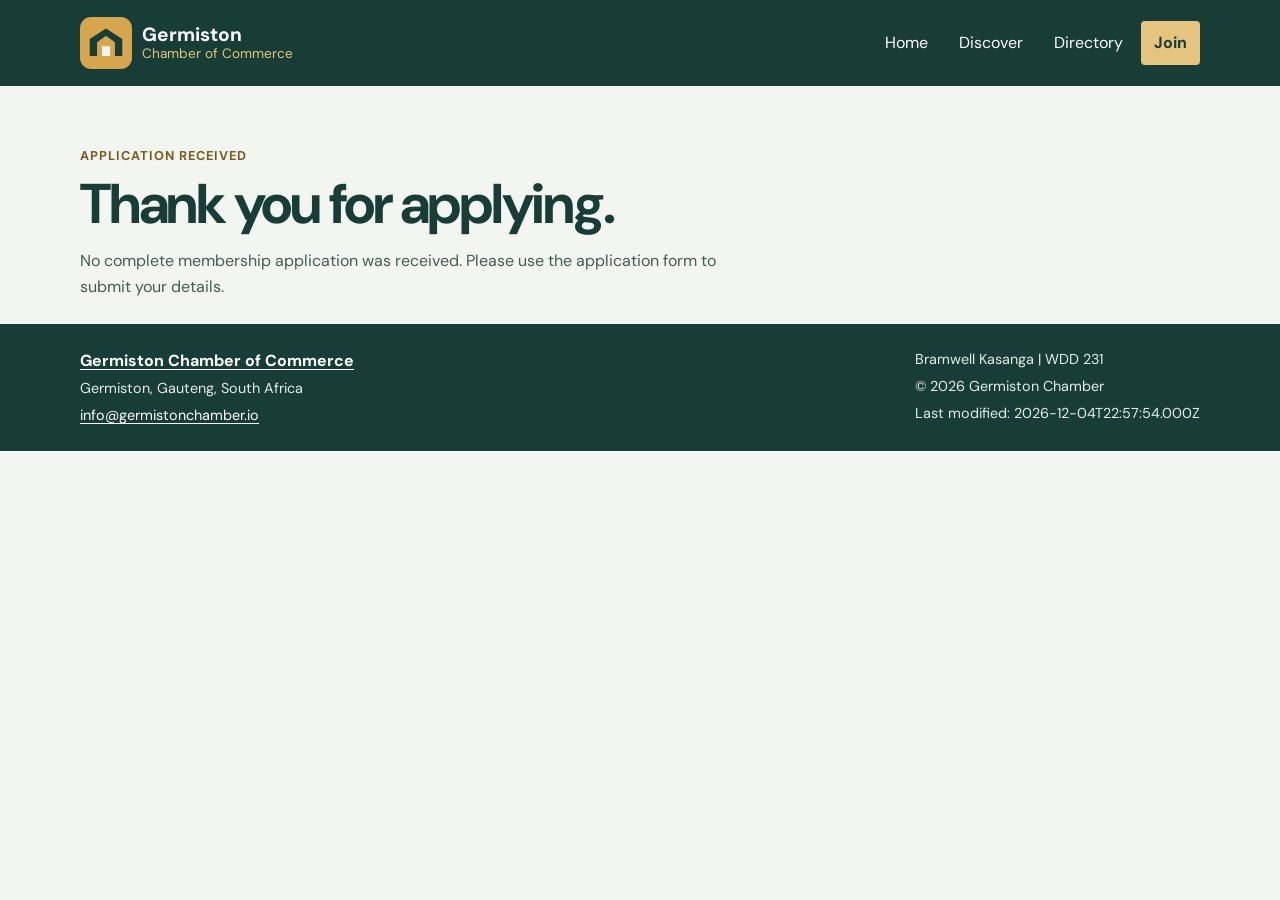
<file: chamber/thankyou.html>
<!doctype html>
<html lang="en">
  <head>
    <meta charset="utf-8">
    <meta name="viewport" content="width=device-width, initial-scale=1">
    <meta
      name="description"
      content="Review the Germiston Chamber membership application details you submitted."
    >
    <meta name="author" content="Bramwell Kasanga">
    <meta name="theme-color" content="#183c36">
    <meta property="og:type" content="website">
    <meta property="og:title" content="Thank You | Germiston Chamber of Commerce">
    <meta
      property="og:description"
      content="Thank you for applying to join the Germiston Chamber of Commerce."
    >
    <meta
      property="og:image"
      content="https://bramwellkasanga.github.io/wdd231/chamber/images/chamber-social.png"
    >
    <meta
      property="og:url"
      content="https://bramwellkasanga.github.io/wdd231/chamber/thankyou.html"
    >
    <link rel="icon" href="images/favicon.ico" sizes="any">
    <link rel="icon" href="images/favicon.svg" type="image/svg+xml">
    <link rel="stylesheet" href="styles/reset.css">
    <link rel="stylesheet" href="styles/small.css">
    <link rel="stylesheet" href="styles/large.css">
    <link rel="preconnect" href="https://fonts.googleapis.com">
    <link rel="preconnect" href="https://fonts.gstatic.com" crossorigin>
    <link
      href="https://fonts.googleapis.com/css2?family=DM+Sans:wght@400;500;600;700&display=swap"
      rel="stylesheet"
    >
    <script src="scripts/navigation.js" defer></script>
    <script src="scripts/date.js" defer></script>
    <script src="scripts/thankyou.js" defer></script>
    <title>Thank You | Germiston Chamber of Commerce</title>
  </head>
  <body>
    <a class="skip-link" href="#main-content">Skip to main content</a>
    <header class="site-header">
      <div class="header-inner">
        <a class="brand" href="index.html" aria-label="Germiston Chamber home">
          <img src="images/chamber-mark.svg" width="48" height="48" alt="">
          <span class="brand-copy">
            <span class="brand-name">Germiston</span>
            <span class="brand-subtitle">Chamber of Commerce</span>
          </span>
        </a>
        <button
          class="menu-toggle"
          type="button"
          aria-label="Open navigation menu"
          aria-controls="primary-navigation"
          aria-expanded="false"
        >
          <span></span>
          <span></span>
          <span></span>
        </button>
        <nav class="site-nav" id="primary-navigation" aria-label="Main navigation">
          <a class="nav-link" href="index.html">Home</a>
          <a class="nav-link" href="discover.html">Discover</a>
          <a class="nav-link" href="directory.html">Directory</a>
          <a class="nav-link join-link current" href="join.html" aria-current="page">Join</a>
        </nav>
      </div>
    </header>

    <main id="main-content" class="page-shell">
      <section class="page-intro" aria-labelledby="page-title">
        <p class="eyebrow">Application received</p>
        <h1 id="page-title">Thank you for applying.</h1>
        <p id="application-status" aria-live="polite">
          Your application details will appear below.
        </p>
      </section>

      <section class="application-summary" aria-labelledby="application-summary-title" hidden>
        <h2 id="application-summary-title">Application summary</h2>
        <dl class="application-details">
          <div><dt>First name</dt><dd id="summary-first-name"></dd></div>
          <div><dt>Last name</dt><dd id="summary-last-name"></dd></div>
          <div><dt>Email</dt><dd id="summary-email"></dd></div>
          <div><dt>Mobile phone</dt><dd id="summary-phone"></dd></div>
          <div><dt>Business or organization</dt><dd id="summary-organization"></dd></div>
          <div><dt>Membership level</dt><dd id="summary-membership"></dd></div>
          <div><dt>Organizational title</dt><dd id="summary-organization-title"></dd></div>
          <div><dt>Organization description</dt><dd id="summary-description"></dd></div>
          <div><dt>Application received</dt><dd id="summary-timestamp"></dd></div>
        </dl>
        <a class="action-link" href="index.html">Return to the chamber home page</a>
      </section>
    </main>

    <footer class="site-footer">
      <div class="footer-inner">
        <div class="footer-contact">
          <a class="footer-brand" href="index.html">Germiston Chamber of Commerce</a>
          <p>Germiston, Gauteng, South Africa</p>
          <p><a href="mailto:info@germistonchamber.io">info@germistonchamber.io</a></p>
        </div>
        <div class="footer-details">
          <p>Bramwell Kasanga | WDD 231</p>
          <p>&copy; <span id="currentyear"></span> Germiston Chamber</p>
          <p>Last modified: <span id="lastModified"></span></p>
        </div>
      </div>
    </footer>
  </body>
</html>
</file>
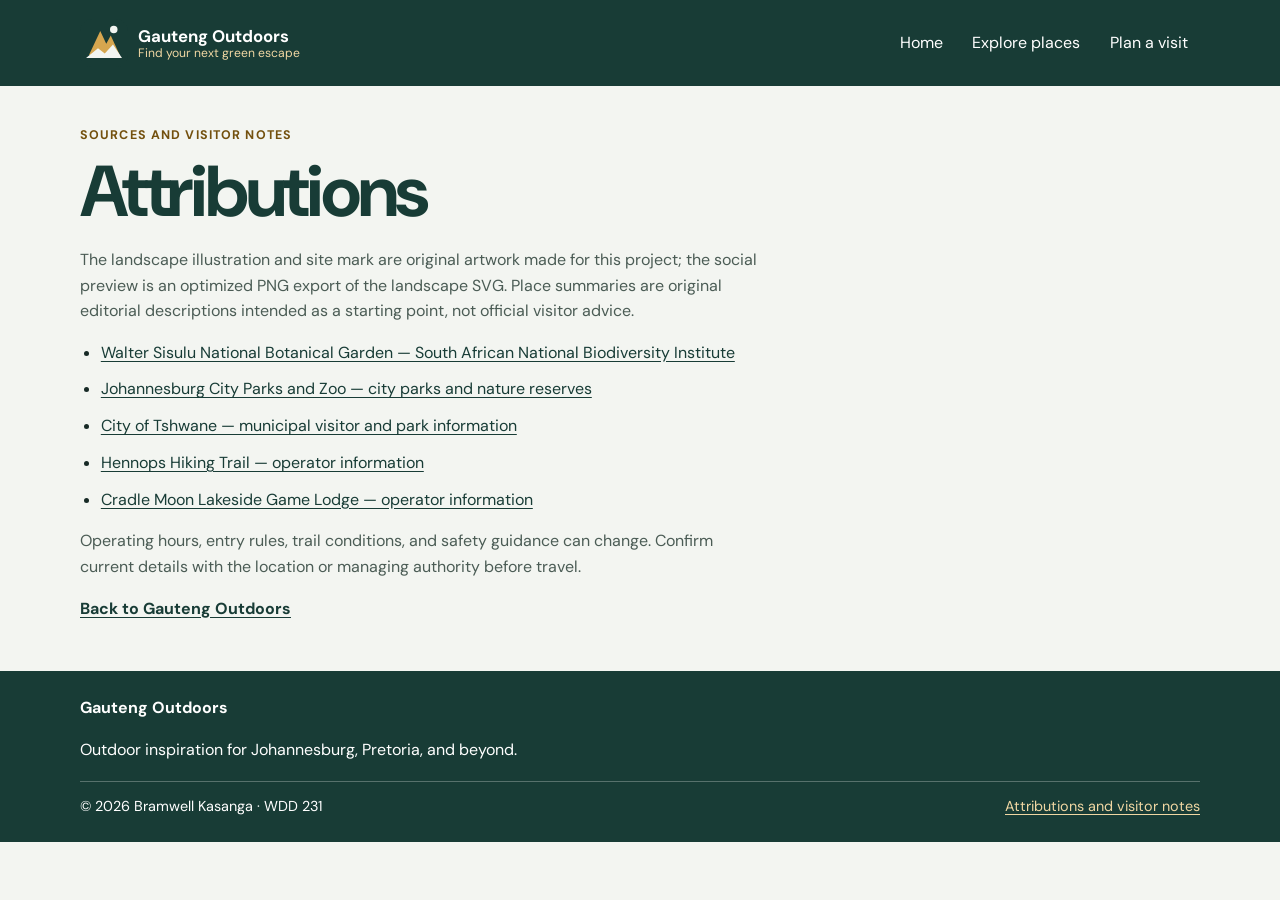
<file: final/attributions.html>
<!doctype html>
<html lang="en">
  <head>
    <meta charset="utf-8">
    <meta name="viewport" content="width=device-width, initial-scale=1">
    <meta
      name="description"
      content="Sources and visitor information notes for Gauteng Outdoors."
    >
    <meta name="author" content="Bramwell Kasanga">
    <meta name="theme-color" content="#183c36">
    <meta property="og:type" content="website">
    <meta property="og:title" content="Attributions and Visitor Notes | Gauteng Outdoors">
    <meta
      property="og:description"
      content="Sources and visitor information notes for Gauteng Outdoors."
    >
    <meta
      property="og:image"
      content="https://bramwellkasanga.github.io/wdd231/final/images/gauteng-social.png"
    >
    <meta
      property="og:url"
      content="https://bramwellkasanga.github.io/wdd231/final/attributions.html"
    >
    <link rel="icon" href="images/trail-mark.svg" type="image/svg+xml">
    <link rel="preconnect" href="https://fonts.googleapis.com">
    <link rel="preconnect" href="https://fonts.gstatic.com" crossorigin>
    <link
      href="https://fonts.googleapis.com/css2?family=DM+Sans:wght@400;500;600;700&display=swap"
      rel="stylesheet"
    >
    <link rel="stylesheet" href="styles/small.css">
    <link rel="stylesheet" href="styles/large.css">
    <script type="module" src="scripts/site.mjs"></script>
    <title>Attributions and Visitor Notes | Gauteng Outdoors</title>
  </head>
  <body>
    <a class="skip-link" href="#main-content">Skip to main content</a>
    <header class="site-header">
      <div class="header-inner">
        <a class="brand" href="index.html" aria-label="Gauteng Outdoors home">
          <img
            src="images/trail-mark.svg"
            width="48"
            height="48"
            alt="Gauteng Outdoors mountain and sun logo"
            loading="lazy"
            decoding="async"
          >
          <span class="brand-copy">
            <span class="brand-name">Gauteng Outdoors</span>
            <span class="brand-subtitle">Find your next green escape</span>
          </span>
        </a>
        <button
          class="menu-toggle"
          type="button"
          aria-label="Open navigation menu"
          aria-controls="primary-navigation"
          aria-expanded="false"
        >
          <span></span><span></span><span></span>
        </button>
        <nav class="site-nav" id="primary-navigation" aria-label="Main navigation">
          <a class="nav-link" href="index.html">Home</a>
          <a class="nav-link" href="places.html">Explore places</a>
          <a class="nav-link" href="plan.html">Plan a visit</a>
        </nav>
      </div>
    </header>
    <main id="main-content" class="page-shell">
      <section class="page-intro" aria-labelledby="page-title">
        <p class="eyebrow">Sources and visitor notes</p>
        <h1 id="page-title">Attributions</h1>
        <p>
          The landscape illustration and site mark are original artwork made for
          this project; the social preview is an optimized PNG export of the
          landscape SVG. Place summaries are original editorial descriptions
          intended as a starting point, not official visitor advice.
        </p>
        <ul class="source-list">
          <li>
            <a href="https://www.sanbi.org/gardens/walter-sisulu-national-botanical-garden/">
              Walter Sisulu National Botanical Garden — South African National Biodiversity Institute
            </a>
          </li>
          <li>
            <a href="https://www.jhbcityparksandzoo.com/">
              Johannesburg City Parks and Zoo — city parks and nature reserves
            </a>
          </li>
          <li>
            <a href="https://www.tshwane.gov.za/">
              City of Tshwane — municipal visitor and park information
            </a>
          </li>
          <li>
            <a href="https://www.hennops.co.za/">
              Hennops Hiking Trail — operator information
            </a>
          </li>
          <li>
            <a href="https://cradlemoon.co.za/">
              Cradle Moon Lakeside Game Lodge — operator information
            </a>
          </li>
        </ul>
        <p>
          Operating hours, entry rules, trail conditions, and safety guidance can
          change. Confirm current details with the location or managing authority
          before travel.
        </p>
        <a class="text-link" href="index.html">Back to Gauteng Outdoors</a>
      </section>
    </main>
    <footer class="site-footer">
      <div class="footer-inner">
        <a class="footer-brand" href="index.html">Gauteng Outdoors</a>
        <p>Outdoor inspiration for Johannesburg, Pretoria, and beyond.</p>
        <div class="footer-meta">
          <p>&copy; <span data-current-year></span> Bramwell Kasanga · WDD 231</p>
          <a href="attributions.html">Attributions and visitor notes</a>
        </div>
      </div>
    </footer>
  </body>
</html>
</file>
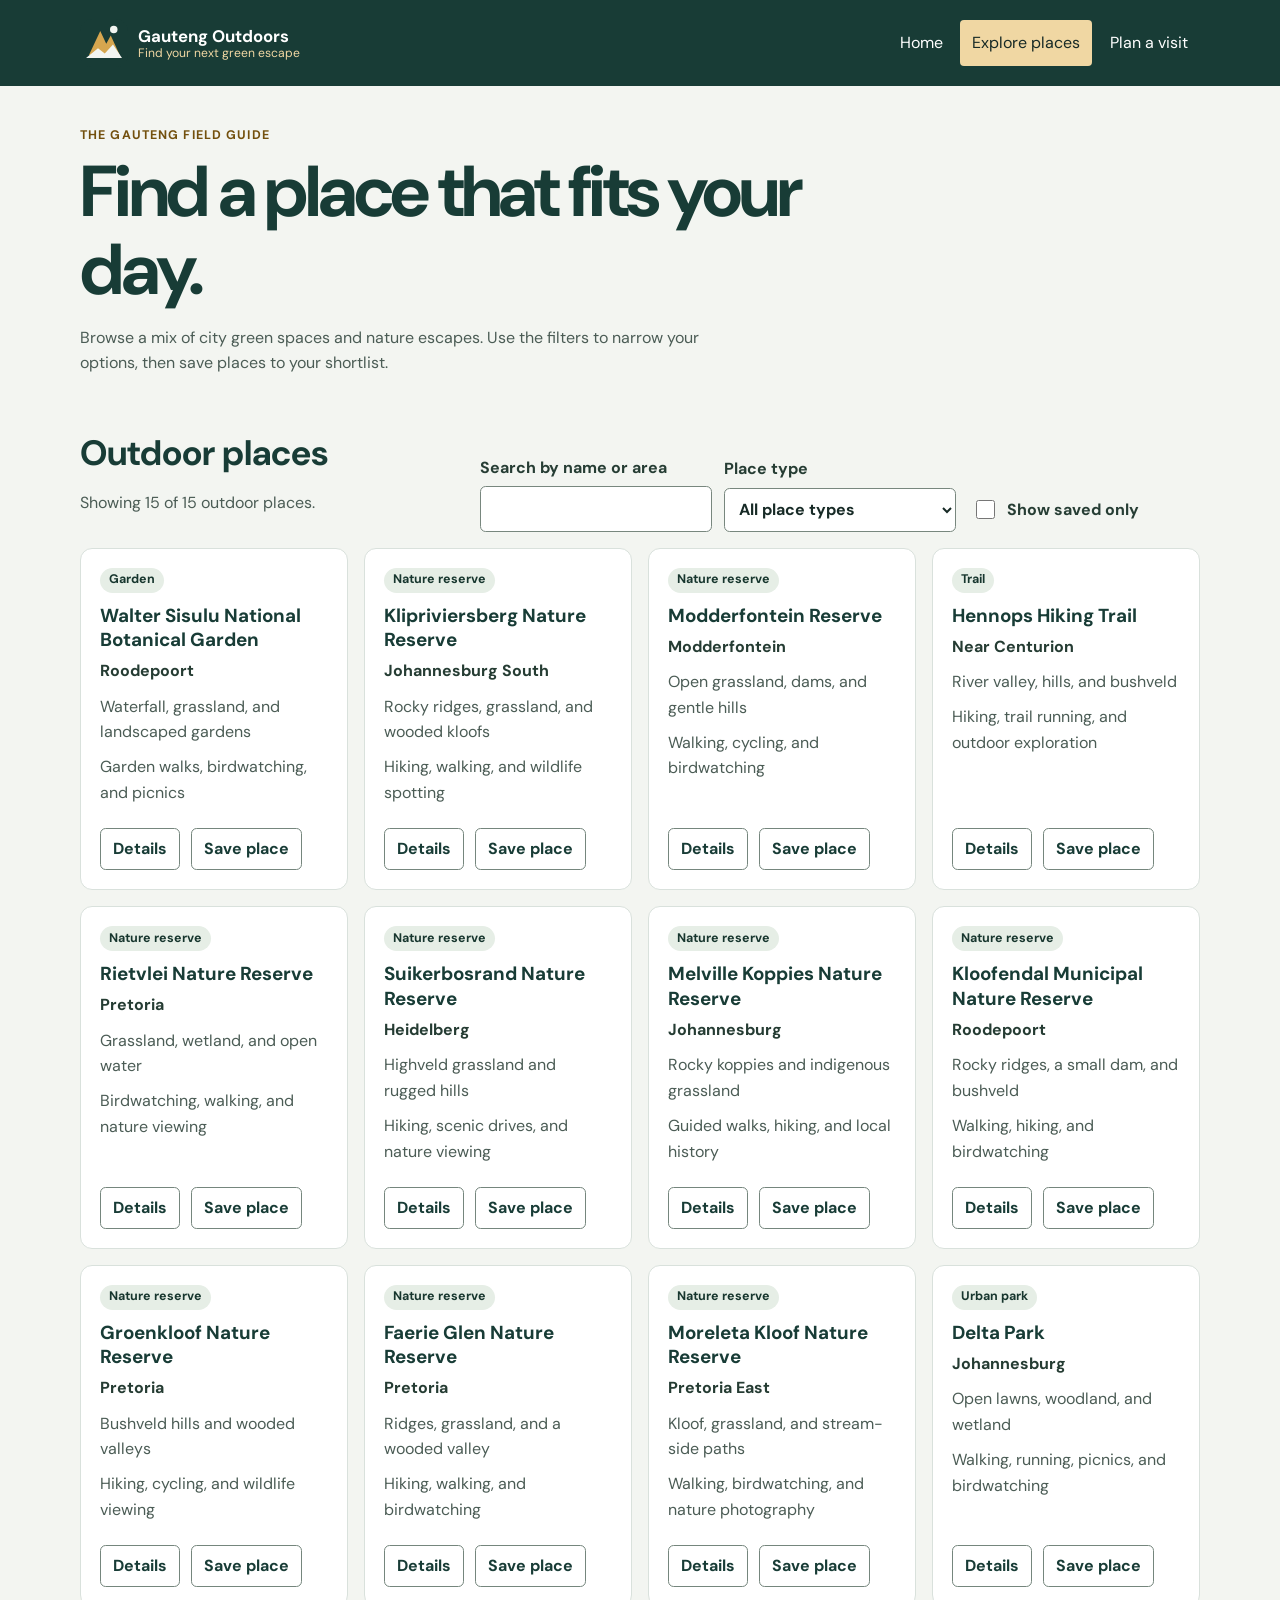
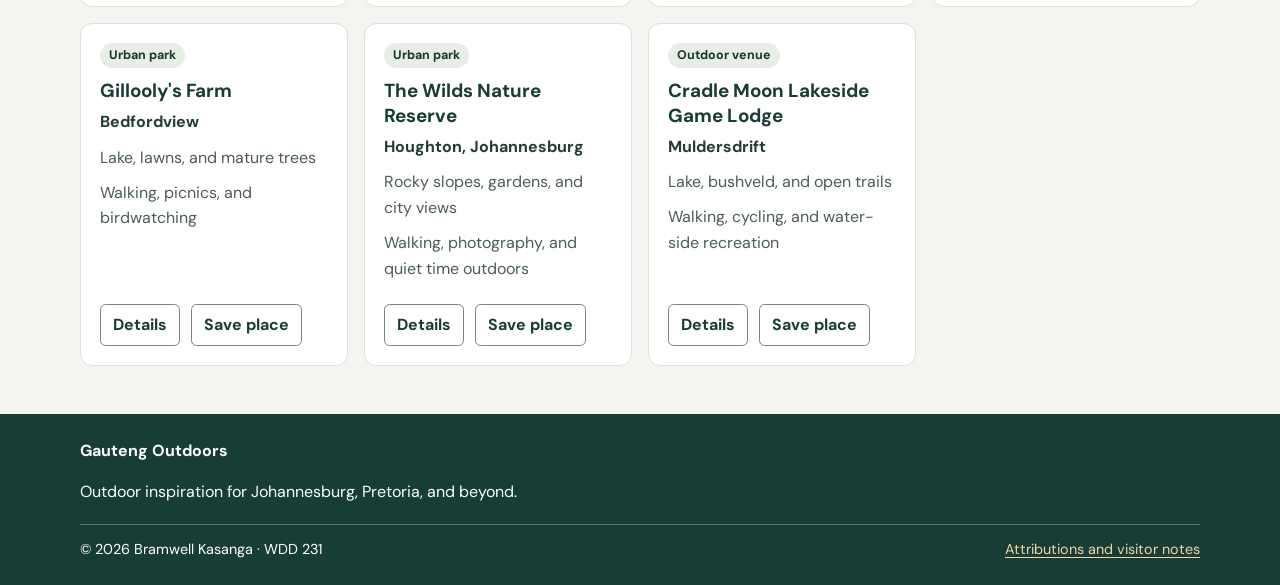
<file: final/places.html>
<!doctype html>
<html lang="en">
  <head>
    <meta charset="utf-8">
    <meta name="viewport" content="width=device-width, initial-scale=1">
    <meta
      name="description"
      content="Browse 15 Gauteng outdoor places, including gardens, parks, trails, and nature reserves, with activity and access notes."
    >
    <meta name="author" content="Bramwell Kasanga">
    <meta name="theme-color" content="#183c36">
    <meta property="og:type" content="website">
    <meta property="og:title" content="Explore Places | Gauteng Outdoors">
    <meta
      property="og:description"
      content="Browse gardens, parks, trails, and nature reserves around Gauteng."
    >
    <meta
      property="og:image"
      content="https://bramwellkasanga.github.io/wdd231/final/images/gauteng-social.png"
    >
    <meta
      property="og:url"
      content="https://bramwellkasanga.github.io/wdd231/final/places.html"
    >
    <link rel="icon" href="images/trail-mark.svg" type="image/svg+xml">
    <link rel="preconnect" href="https://fonts.googleapis.com">
    <link rel="preconnect" href="https://fonts.gstatic.com" crossorigin>
    <link
      href="https://fonts.googleapis.com/css2?family=DM+Sans:wght@400;500;600;700&display=swap"
      rel="stylesheet"
    >
    <link rel="stylesheet" href="styles/small.css">
    <link rel="stylesheet" href="styles/large.css">
    <script type="module" src="scripts/places.mjs"></script>
    <title>Explore Places | Gauteng Outdoors</title>
  </head>
  <body>
    <a class="skip-link" href="#main-content">Skip to main content</a>
    <header class="site-header">
      <div class="header-inner">
        <a class="brand" href="index.html" aria-label="Gauteng Outdoors home">
          <img
            src="images/trail-mark.svg"
            width="48"
            height="48"
            alt="Gauteng Outdoors mountain and sun logo"
            loading="lazy"
            decoding="async"
          >
          <span class="brand-copy">
            <span class="brand-name">Gauteng Outdoors</span>
            <span class="brand-subtitle">Find your next green escape</span>
          </span>
        </a>
        <button
          class="menu-toggle"
          type="button"
          aria-label="Open navigation menu"
          aria-controls="primary-navigation"
          aria-expanded="false"
        >
          <span></span><span></span><span></span>
        </button>
        <nav class="site-nav" id="primary-navigation" aria-label="Main navigation">
          <a class="nav-link" href="index.html">Home</a>
          <a class="nav-link current" href="places.html" aria-current="page">Explore places</a>
          <a class="nav-link" href="plan.html">Plan a visit</a>
        </nav>
      </div>
    </header>

    <main id="main-content" class="page-shell">
      <section class="page-intro" aria-labelledby="page-title">
        <p class="eyebrow">The Gauteng field guide</p>
        <h1 id="page-title">Find a place that fits your day.</h1>
        <p>
          Browse a mix of city green spaces and nature escapes. Use the filters
          to narrow your options, then save places to your shortlist.
        </p>
      </section>

      <section class="catalog-section" aria-labelledby="catalog-title">
        <div class="catalog-heading">
          <div>
            <h2 id="catalog-title">Outdoor places</h2>
            <p class="status-message" id="places-status" aria-live="polite">
              Loading the place guide…
            </p>
          </div>
          <div class="filters" role="group" aria-label="Filter outdoor places">
            <label>
              <span>Search by name or area</span>
              <input id="place-search" type="search" autocomplete="off">
            </label>
            <label>
              <span>Place type</span>
              <select id="category-filter">
                <option value="all">All place types</option>
              </select>
            </label>
            <label class="checkbox-filter">
              <input id="saved-filter" type="checkbox">
              <span>Show saved only</span>
            </label>
          </div>
        </div>
        <div class="place-grid" id="place-list" aria-live="polite"></div>
        <p class="empty-state" id="empty-state" hidden>
          No places match these filters. Try a different search or place type.
        </p>
        <noscript>
          <p class="notice">Enable JavaScript to browse and filter the place guide.</p>
        </noscript>
      </section>
    </main>

    <dialog class="place-dialog" id="place-dialog" aria-labelledby="dialog-title">
      <div class="dialog-content">
        <form method="dialog" class="dialog-close-form">
          <button class="icon-button" aria-label="Close place details">Close</button>
        </form>
        <p class="eyebrow" id="dialog-category"></p>
        <h2 id="dialog-title"></h2>
        <p class="dialog-area" id="dialog-area"></p>
        <dl class="detail-list">
          <div><dt>Landscape</dt><dd id="dialog-setting"></dd></div>
          <div><dt>Things to do</dt><dd id="dialog-activities"></dd></div>
          <div><dt>Plan your visit</dt><dd id="dialog-visit"></dd></div>
          <div><dt>Access note</dt><dd id="dialog-access"></dd></div>
        </dl>
        <p class="visitor-note">
          Access and conditions can change. Confirm details with the official
          site before you travel.
        </p>
      </div>
    </dialog>

    <footer class="site-footer">
      <div class="footer-inner">
        <a class="footer-brand" href="index.html">Gauteng Outdoors</a>
        <p>Outdoor inspiration for Johannesburg, Pretoria, and beyond.</p>
        <div class="footer-meta">
          <p>&copy; <span data-current-year></span> Bramwell Kasanga · WDD 231</p>
          <a href="attributions.html">Attributions and visitor notes</a>
        </div>
      </div>
    </footer>
  </body>
</html>
</file>
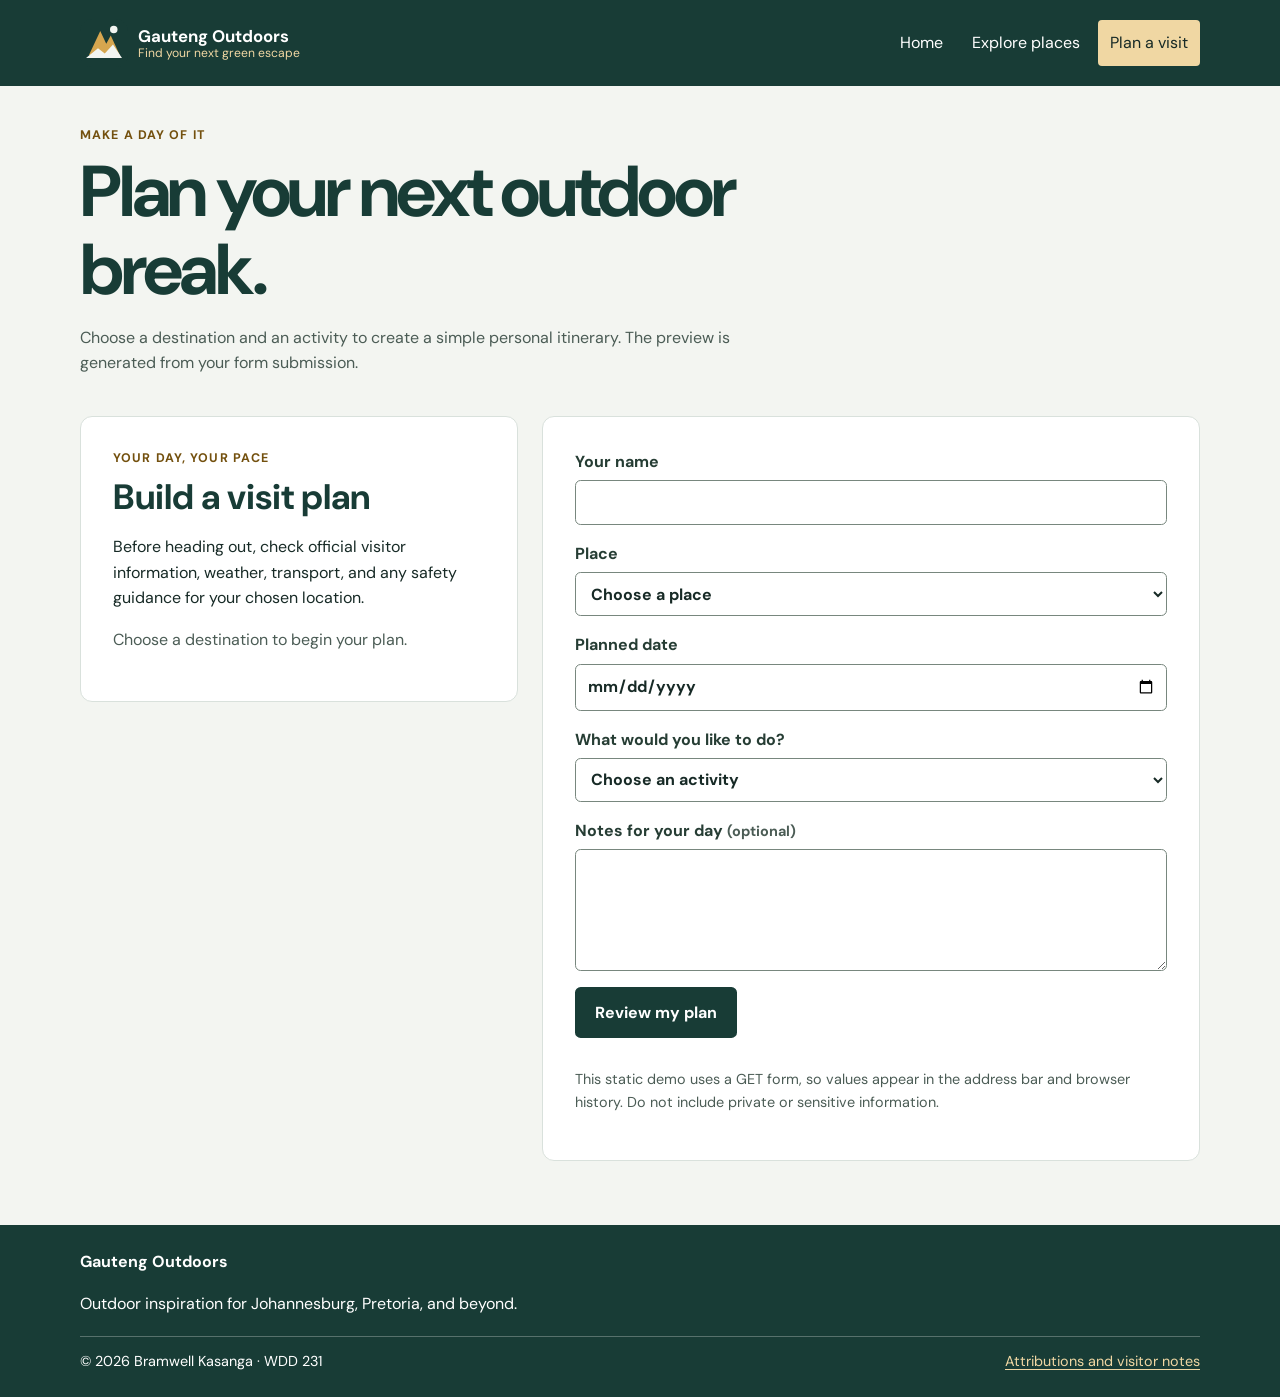
<file: final/plan.html>
<!doctype html>
<html lang="en">
  <head>
    <meta charset="utf-8">
    <meta name="viewport" content="width=device-width, initial-scale=1">
    <meta
      name="description"
      content="Build a simple Gauteng day-out plan by choosing a place, date, and activity, then review your submitted trip details."
    >
    <meta name="author" content="Bramwell Kasanga">
    <meta name="theme-color" content="#183c36">
    <meta property="og:type" content="website">
    <meta property="og:title" content="Plan a Visit | Gauteng Outdoors">
    <meta
      property="og:description"
      content="Make a simple plan for your next outdoor day in Gauteng."
    >
    <meta
      property="og:image"
      content="https://bramwellkasanga.github.io/wdd231/final/images/gauteng-social.png"
    >
    <meta
      property="og:url"
      content="https://bramwellkasanga.github.io/wdd231/final/plan.html"
    >
    <link rel="icon" href="images/trail-mark.svg" type="image/svg+xml">
    <link rel="preconnect" href="https://fonts.googleapis.com">
    <link rel="preconnect" href="https://fonts.gstatic.com" crossorigin>
    <link
      href="https://fonts.googleapis.com/css2?family=DM+Sans:wght@400;500;600;700&display=swap"
      rel="stylesheet"
    >
    <link rel="stylesheet" href="styles/small.css">
    <link rel="stylesheet" href="styles/large.css">
    <script type="module" src="scripts/plan.mjs"></script>
    <title>Plan a Visit | Gauteng Outdoors</title>
  </head>
  <body>
    <a class="skip-link" href="#main-content">Skip to main content</a>
    <header class="site-header">
      <div class="header-inner">
        <a class="brand" href="index.html" aria-label="Gauteng Outdoors home">
          <img
            src="images/trail-mark.svg"
            width="48"
            height="48"
            alt="Gauteng Outdoors mountain and sun logo"
            loading="lazy"
            decoding="async"
          >
          <span class="brand-copy">
            <span class="brand-name">Gauteng Outdoors</span>
            <span class="brand-subtitle">Find your next green escape</span>
          </span>
        </a>
        <button
          class="menu-toggle"
          type="button"
          aria-label="Open navigation menu"
          aria-controls="primary-navigation"
          aria-expanded="false"
        >
          <span></span><span></span><span></span>
        </button>
        <nav class="site-nav" id="primary-navigation" aria-label="Main navigation">
          <a class="nav-link" href="index.html">Home</a>
          <a class="nav-link" href="places.html">Explore places</a>
          <a class="nav-link current" href="plan.html" aria-current="page">Plan a visit</a>
        </nav>
      </div>
    </header>

    <main id="main-content" class="page-shell">
      <section class="page-intro" aria-labelledby="page-title">
        <p class="eyebrow">Make a day of it</p>
        <h1 id="page-title">Plan your next outdoor break.</h1>
        <p>
          Choose a destination and an activity to create a simple personal
          itinerary. The preview is generated from your form submission.
        </p>
      </section>

      <section class="form-layout" aria-labelledby="form-title">
        <div class="form-intro">
          <p class="eyebrow">Your day, your pace</p>
          <h2 id="form-title">Build a visit plan</h2>
          <p>
            Before heading out, check official visitor information, weather,
            transport, and any safety guidance for your chosen location.
          </p>
          <p class="status-message" id="plan-status" aria-live="polite">
            Loading destinations…
          </p>
        </div>
        <form class="visit-form" action="submitted.html" method="get">
          <label>
            <span>Your name</span>
            <input name="name" type="text" autocomplete="name" maxlength="60" required>
          </label>
          <label>
            <span>Place</span>
            <select id="visit-place" name="place" required>
              <option value="">Choose a place</option>
            </select>
          </label>
          <label>
            <span>Planned date</span>
            <input id="visit-date" name="date" type="date" required>
          </label>
          <label>
            <span>What would you like to do?</span>
            <select name="activity" required>
              <option value="">Choose an activity</option>
              <option>Walking or hiking</option>
              <option>Birdwatching</option>
              <option>Picnic</option>
              <option>Cycling</option>
              <option>Nature photography</option>
              <option>Other outdoor activity</option>
            </select>
          </label>
          <label>
            <span>Notes for your day <span class="optional">(optional)</span></span>
            <textarea name="notes" rows="4" maxlength="300"></textarea>
          </label>
          <button class="button-link" type="submit">Review my plan</button>
          <p class="privacy-note">
            This static demo uses a GET form, so values appear in the address bar
            and browser history. Do not include private or sensitive information.
          </p>
        </form>
      </section>
    </main>

    <footer class="site-footer">
      <div class="footer-inner">
        <a class="footer-brand" href="index.html">Gauteng Outdoors</a>
        <p>Outdoor inspiration for Johannesburg, Pretoria, and beyond.</p>
        <div class="footer-meta">
          <p>&copy; <span data-current-year></span> Bramwell Kasanga · WDD 231</p>
          <a href="attributions.html">Attributions and visitor notes</a>
        </div>
      </div>
    </footer>
  </body>
</html>
</file>
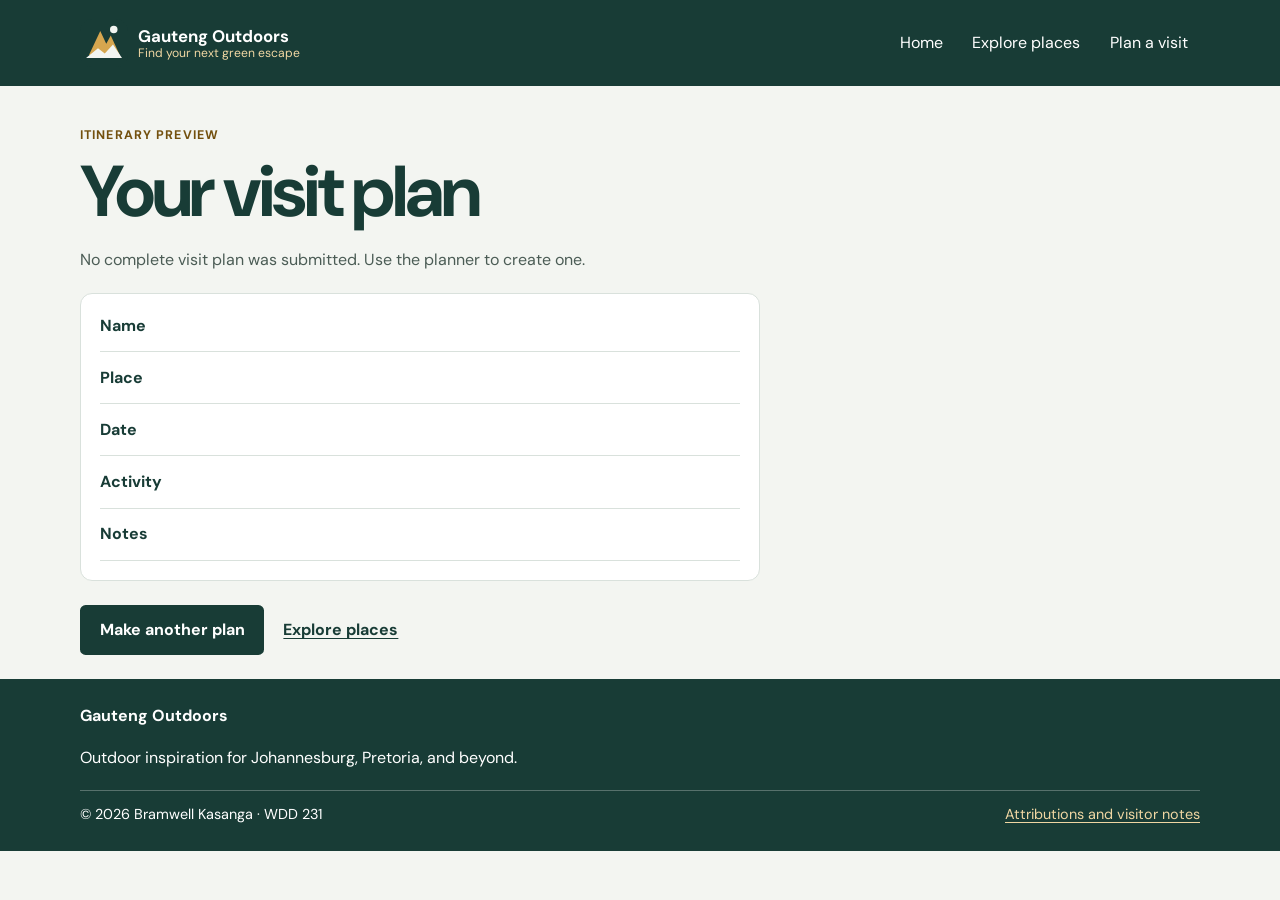
<file: final/submitted.html>
<!doctype html>
<html lang="en">
  <head>
    <meta charset="utf-8">
    <meta name="viewport" content="width=device-width, initial-scale=1">
    <meta
      name="description"
      content="Review the Gauteng Outdoors trip plan you submitted from this browser."
    >
    <meta name="author" content="Bramwell Kasanga">
    <meta name="theme-color" content="#183c36">
    <meta property="og:type" content="website">
    <meta property="og:title" content="Your Visit Plan | Gauteng Outdoors">
    <meta
      property="og:description"
      content="Review your personal outdoor visit plan."
    >
    <meta
      property="og:image"
      content="https://bramwellkasanga.github.io/wdd231/final/images/gauteng-social.png"
    >
    <meta
      property="og:url"
      content="https://bramwellkasanga.github.io/wdd231/final/submitted.html"
    >
    <link rel="icon" href="images/trail-mark.svg" type="image/svg+xml">
    <link rel="preconnect" href="https://fonts.googleapis.com">
    <link rel="preconnect" href="https://fonts.gstatic.com" crossorigin>
    <link
      href="https://fonts.googleapis.com/css2?family=DM+Sans:wght@400;500;600;700&display=swap"
      rel="stylesheet"
    >
    <link rel="stylesheet" href="styles/small.css">
    <link rel="stylesheet" href="styles/large.css">
    <script type="module" src="scripts/submitted.mjs"></script>
    <title>Your Visit Plan | Gauteng Outdoors</title>
  </head>
  <body>
    <a class="skip-link" href="#main-content">Skip to main content</a>
    <header class="site-header">
      <div class="header-inner">
        <a class="brand" href="index.html" aria-label="Gauteng Outdoors home">
          <img
            src="images/trail-mark.svg"
            width="48"
            height="48"
            alt="Gauteng Outdoors mountain and sun logo"
            loading="lazy"
            decoding="async"
          >
          <span class="brand-copy">
            <span class="brand-name">Gauteng Outdoors</span>
            <span class="brand-subtitle">Find your next green escape</span>
          </span>
        </a>
        <button
          class="menu-toggle"
          type="button"
          aria-label="Open navigation menu"
          aria-controls="primary-navigation"
          aria-expanded="false"
        >
          <span></span><span></span><span></span>
        </button>
        <nav class="site-nav" id="primary-navigation" aria-label="Main navigation">
          <a class="nav-link" href="index.html">Home</a>
          <a class="nav-link" href="places.html">Explore places</a>
          <a class="nav-link" href="plan.html">Plan a visit</a>
        </nav>
      </div>
    </header>
    <main id="main-content" class="page-shell">
      <section class="page-intro" aria-labelledby="page-title">
        <p class="eyebrow">Itinerary preview</p>
        <h1 id="page-title">Your visit plan</h1>
        <p id="submission-status" class="status-message" aria-live="polite">
          Loading your plan…
        </p>
        <dl class="submission-details" id="submission-details" hidden>
          <div><dt>Name</dt><dd id="submitted-name"></dd></div>
          <div><dt>Place</dt><dd id="submitted-place"></dd></div>
          <div><dt>Date</dt><dd id="submitted-date"></dd></div>
          <div><dt>Activity</dt><dd id="submitted-activity"></dd></div>
          <div><dt>Notes</dt><dd id="submitted-notes"></dd></div>
        </dl>
        <div class="intro-actions">
          <a class="button-link" href="plan.html">Make another plan</a>
          <a class="text-link" href="places.html">Explore places</a>
        </div>
      </section>
    </main>
    <footer class="site-footer">
      <div class="footer-inner">
        <a class="footer-brand" href="index.html">Gauteng Outdoors</a>
        <p>Outdoor inspiration for Johannesburg, Pretoria, and beyond.</p>
        <div class="footer-meta">
          <p>&copy; <span data-current-year></span> Bramwell Kasanga · WDD 231</p>
          <a href="attributions.html">Attributions and visitor notes</a>
        </div>
      </div>
    </footer>
  </body>
</html>
</file>
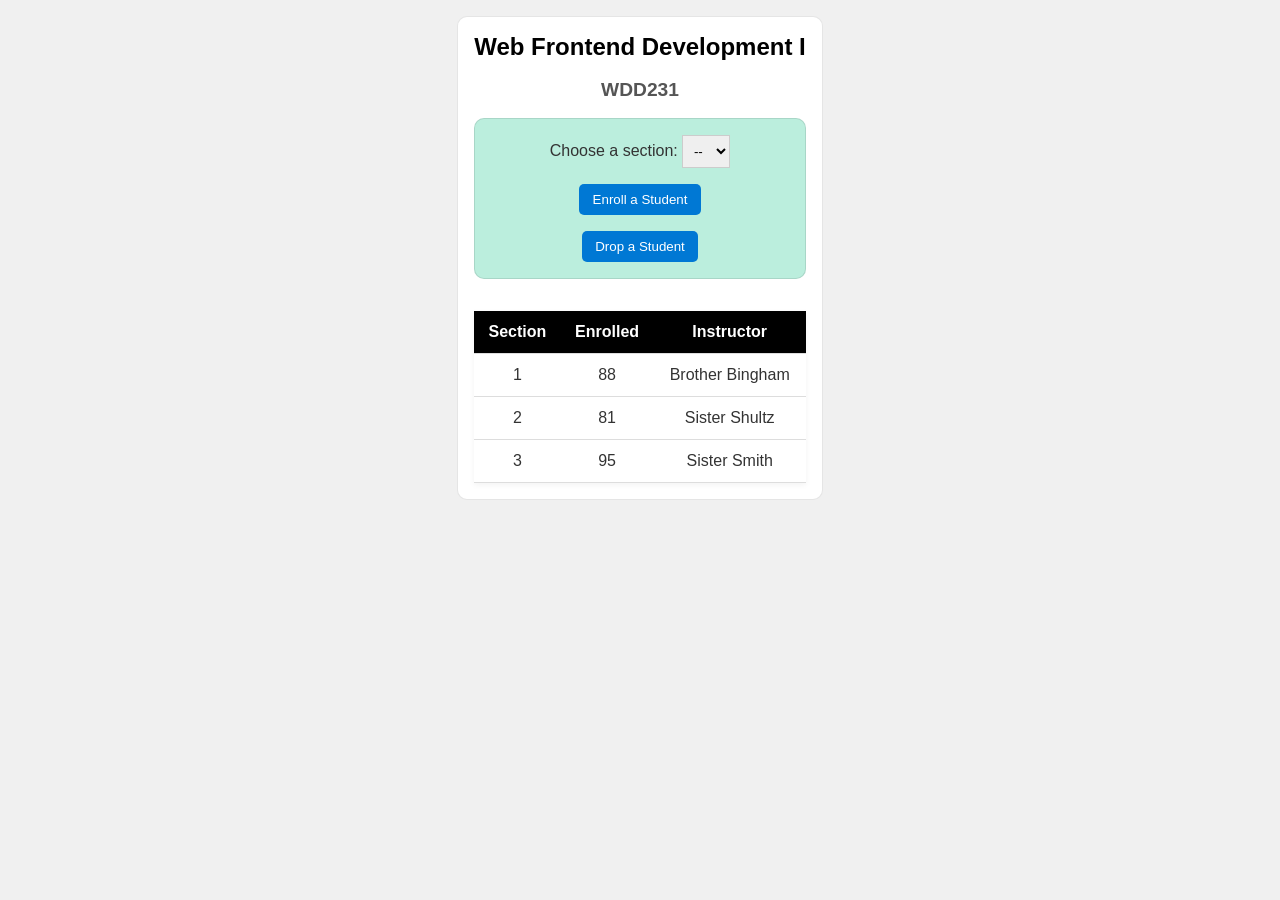
<file: week03/modules.html>
<!doctype html>
<html lang="en">
  <head>
    <meta charset="utf-8">
    <meta name="viewport" content="width=device-width, initial-scale=1">
    <title>Modules Example: Course and Sections</title>
    <link rel="stylesheet" href="styles/modules.css">
    <script type="module" src="scripts/modules.mjs"></script>
  </head>
  <body>
    <main>
      <h1 id="courseName"></h1>
      <h2 id="courseCode"></h2>

      <div id="enrollment">
        <label for="sectionNumber">Choose a section:</label>
        <select id="sectionNumber">
          <option value="0" disabled selected>--</option>
        </select>
        <button id="enrollStudent" type="button">Enroll a Student</button>
        <button id="dropStudent" type="button">Drop a Student</button>
      </div>

      <table>
        <thead>
          <tr>
            <th>Section</th>
            <th>Enrolled</th>
            <th>Instructor</th>
          </tr>
        </thead>
        <tbody id="sections"></tbody>
      </table>
    </main>
  </body>
</html>
</file>
<file: styles/small.css>
:root {
  font-family: "DM Sans", sans-serif;
  color: #172a26;
  background: #f3f5f1;
  font-synthesis: none;
  text-rendering: optimizeLegibility;
}

* {
  box-sizing: border-box;
}

body {
  min-width: 320px;
  font-size: 1rem;
  line-height: 1.6;
}

:is(body, .course-name h3, .copyright, .modified) {
  margin: 0;
}

:is(h1, h2, .about-copy p:last-child) {
  margin-bottom: 0;
}

:is(.identity, .panel, .course-card, .course-name) {
  min-width: 0;
}

:is(.identity, .course-card, .footer-inner) {
  gap: 12px;
}

:is(.course-code, .course-credits) {
  display: block;
}

:is(.header-inner, .page-shell, .footer-inner) {
  width: min(1120px, calc(100% - 36px));
  margin-inline: auto;
}

button {
  font: inherit;
}

:is(.header-inner, .panel-heading, .heading-label, .course-filters, .course-card, .social-links) {
  display: flex;
}

:is(.logo-frame, .menu-toggle, .section-index, .profile-figure, .course-list, .footer-inner) {
  display: grid;
}

:is(.header-inner, .identity, .panel-heading, .heading-label, .social-link) {
  align-items: center;
}

:is(.eyebrow, .profile-figure figcaption, .panel-description, .course-summary, .course-credits) {
  color: #596b65;
}

:is(.student-name, h2, .profile-figure figcaption, .filter-button, .course-summary, .course-name h3, .social-link) {
  font-weight: 600;
}

:is(.eyebrow, .section-index, .course-code, .completion-label, .social-mark) {
  font-weight: 700;
}

:is(.site-header, .identity, .menu-toggle, .nav-link:hover, .nav-link:focus-visible, .nav-link.current, .filter-button.selected, .social-mark) {
  color: #ffffff;
}

:is(.site-header, .site-nav, .filter-button.selected, .social-mark) {
  background: #183c36;
}

:is(.panel, .filter-button, .course-card) {
  border: 1px solid #d9e1dc;
}

:is(.section-index, .course-code, .social-link) {
  color: #183c36;
}

:is(.logo-frame, .section-index, .course-meta) {
  flex: 0 0 auto;
}

:is(.logo-frame, .section-index, .social-mark) {
  place-items: center;
}

:is(.section-index, .social-mark) {
  border-radius: 50%;
}

:is(.panel-heading, .heading-label) {
  gap: 11px;
}

.header-inner {
  position: relative;
  min-height: 78px;
  justify-content: space-between;
}

.identity {
  display: inline-flex;
  text-decoration: none;
}

.logo-frame {
  width: 52px;
  height: 42px;
  overflow: hidden;
}

.site-logo {
  width: 51px;
  height: 38px;
  object-fit: contain;
}

.student-name {
  letter-spacing: -0.02em;
}

.student-name span {
  font-weight: 400;
}

.menu-toggle {
  width: 44px;
  height: 44px;
  align-content: center;
  justify-items: center;
  gap: 5px;
  border: 1px solid #ffffff47;
  border-radius: 8px;
  background: #0000;
  cursor: pointer;
}

.menu-toggle span {
  width: 19px;
  height: 2px;
  border-radius: 2px;
  background: #ffffff;
}

:is(.menu-toggle:hover, .menu-toggle:focus-visible) {
  background: #ffffff1f;
}

.site-nav {
  position: absolute;
  z-index: 2;
  top: calc(100% - 1px);
  right: 0;
  left: 0;
  display: none;
  padding: 8px 12px 14px;
  border: 1px solid #ffffff26;
  border-top: 0;
  border-radius: 0 0 12px 12px;
}

.site-nav.is-open {
  display: grid;
}

.nav-link {
  padding: 10px 12px;
  border-radius: 7px;
  color: #ffffffd4;
  font-size: 0.94rem;
  text-decoration: none;
  transition: background-color 140ms ease, color 140ms ease;
}

:is(.nav-link:hover, .nav-link:focus-visible, .nav-link.current) {
  background: #31574f;
}

.page-title {
  padding: 34px 0 22px;
}

.eyebrow {
  margin: 0 0 3px;
  font-size: 0.74rem;
  letter-spacing: 0.13em;
  text-transform: uppercase;
}

:is(h1, h2, p) {
  margin-top: 0;
}

h1 {
  font-size: clamp(2.35rem, 11vw, 3.25rem);
  font-weight: 600;
  letter-spacing: -0.07em;
  line-height: 1.1;
}

.home-grid {
  display: grid;
  grid-template-columns: minmax(0, 1fr);
  gap: 18px;
  padding-bottom: 44px;
}

.panel {
  padding: 22px;
  border-radius: 12px;
  background: #ffffff;
  box-shadow: 0 5px 18px #172a2608;
}

.panel-heading {
  padding-bottom: 14px;
  border-bottom: 1px solid #d9e1dc;
}

.section-index {
  width: 31px;
  height: 31px;
  background: #e7efeb;
  font-size: 0.72rem;
}

h2 {
  font-size: 1.15rem;
  letter-spacing: -0.035em;
  line-height: 1.35;
}

.about-copy {
  padding-top: 18px;
}

.about-copy p {
  margin-bottom: 14px;
  color: #344740;
  font-size: 0.94rem;
}

.profile-figure {
  justify-items: center;
  margin: 18px 0 0;
}

.profile-image {
  width: min(100%, 300px);
  aspect-ratio: 1;
  border-radius: 9px;
  object-fit: cover;
  object-position: center 42%;
}

.profile-figure figcaption {
  margin-top: 9px;
  font-size: 0.85rem;
}

.courses-panel {
  padding: 22px 18px;
}

.courses-heading {
  display: block;
}

.panel-description {
  margin: 12px 0 0;
  font-size: 0.88rem;
}

.course-filters {
  flex-wrap: wrap;
  gap: 8px;
  padding-top: 18px;
}

.filter-button {
  min-height: 40px;
  padding: 7px 13px;
  border-radius: 999px;
  background: #ffffff;
  cursor: pointer;
  font-size: 0.82rem;
  transition: background-color 140ms ease, border-color 140ms ease, color 140ms ease;
}

:is(.filter-button:hover, .filter-button:focus-visible, .filter-button.selected) {
  border-color: #183c36;
}

.filter-button.selected {
  background: #183c36;
}

.course-summary {
  margin: 17px 0 10px;
  font-size: 0.86rem;
}

.course-list {
  grid-template-columns: minmax(0, 1fr);
  gap: 10px;
}

.course-card {
  align-items: flex-start;
  justify-content: space-between;
  padding: 14px;
  border-left: 4px solid #9aa8a2;
  border-radius: 9px;
  background: #fbfcfa;
}

.course-card.completed {
  border-color: #b7d8c8;
  border-left-color: #2b7655;
  background: #f0f7f2;
}

.course-code {
  margin-bottom: 3px;
  font-size: 0.73rem;
  letter-spacing: 0.08em;
  text-transform: uppercase;
}

.course-name h3 {
  font-size: 0.93rem;
  line-height: 1.4;
  overflow-wrap: anywhere;
}

.course-meta {
  text-align: right;
}

.course-credits {
  font-size: 0.8rem;
  white-space: nowrap;
}

.completion-label {
  display: inline-block;
  margin-top: 5px;
  color: #286346;
  font-size: 0.7rem;
}

.noscript-message {
  margin: 16px 0 0;
  color: #793e22;
}

.site-footer {
  border-top: 1px solid #d9e1dc;
  background: #e8ede8;
}

.footer-inner {
  padding-block: 22px;
  color: #3f534b;
  font-size: 0.82rem;
}

.social-links {
  flex-wrap: wrap;
  gap: 18px;
}

.social-link {
  display: inline-flex;
  gap: 7px;
  text-decoration-thickness: 1px;
  text-underline-offset: 3px;
}

.social-link:hover {
  color: #286c4d;
}

.social-mark {
  display: inline-grid;
  width: 23px;
  height: 23px;
  font-size: 0.61rem;
  line-height: 1;
}

.linkedin-mark {
  font-size: 0.72rem;
}

:is(.copyright, .modified) {
  overflow-wrap: anywhere;
}

:focus-visible {
  outline: 3px solid #d66b3d;
  outline-offset: 3px;
}

@media (prefers-reduced-motion: reduce) {
  *,
  *::before,
  *::after {
    scroll-behavior: auto !important;
    transition-duration: 0.01ms !important;
  }
}
</file>
<file: styles/large.css>
@media (min-width: 700px) {
  :is(.header-inner, .page-shell, .footer-inner) {
    width: min(1120px, calc(100% - 64px));
  }

  .header-inner {
    min-height: 88px;
  }

  .identity {
    gap: 15px;
  }

  .logo-frame {
    width: 64px;
    height: 48px;
  }

  .site-logo {
    width: 62px;
    height: 46px;
  }

  .student-name {
    font-size: 1.08rem;
  }

  .menu-toggle {
    display: none;
  }

  :is(.site-nav, .site-nav.is-open) {
    position: static;
    display: flex;
    gap: 5px;
    padding: 0;
    border: 0;
    border-radius: 0;
    background: #0000;
  }

  :is(.site-nav, .site-nav.is-open, .courses-heading, .footer-inner) {
    align-items: center;
  }

  .nav-link {
    padding: 10px 16px;
  }

  .page-title {
    padding: 44px 0 26px;
  }

  h1 {
    font-size: 3.6rem;
  }

  .home-grid {
    grid-template-columns: minmax(0, 1.5fr) minmax(260px, 0.85fr);
    gap: 22px;
    padding-bottom: 58px;
  }

  :is(.panel, .courses-panel) {
    padding: 26px;
  }

  .about-panel {
    min-height: 285px;
  }

  .about-copy {
    max-width: 660px;
    padding-top: 22px;
  }

  .about-copy p {
    font-size: 1rem;
    line-height: 1.75;
  }

  .photo-panel {
    grid-column: 2;
    grid-row: 1;
  }

  .profile-figure {
    margin-top: 22px;
  }

  .profile-image {
    width: 100%;
    max-width: 300px;
  }

  .courses-panel {
    grid-column: 1 / -1;
  }

  .courses-heading {
    display: flex;
    justify-content: space-between;
    gap: 20px;
  }

  .panel-description {
    max-width: 400px;
    margin: 0;
    text-align: right;
  }

  .course-filters {
    gap: 10px;
    padding-top: 22px;
  }

  .filter-button {
    min-height: 42px;
    padding-inline: 17px;
    font-size: 0.86rem;
  }

  .course-list {
    grid-template-columns: repeat(2, minmax(0, 1fr));
    gap: 12px;
  }

  .course-card {
    padding: 16px;
  }

  .footer-inner {
    min-height: 92px;
    grid-template-columns: auto 1fr auto;
    gap: 24px;
    padding-block: 20px;
  }

  .copyright {
    text-align: center;
  }

  .modified {
    text-align: right;
  }
}

@media (min-width: 1000px) {
  .home-grid {
    grid-template-columns: minmax(0, 1.65fr) minmax(300px, 0.9fr);
    gap: 24px;
  }

  .course-list {
    grid-template-columns: repeat(3, minmax(0, 1fr));
  }
}
</file>
<file: chamber/styles/small.css>
:root {
  color: #172a26;
  background: #f3f5f1;
  font-family: "DM Sans", sans-serif;
  font-synthesis: none;
  text-rendering: optimizeLegibility;
}

html {
  scroll-behavior: smooth;
}

body {
  min-width: 320px;
  font-size: 1rem;
  line-height: 1.6;
}

a {
  color: #183c36;
  text-underline-offset: 0.2em;
}

a:focus-visible,
button:focus-visible {
  outline: 3px solid #183c36;
  outline-offset: 3px;
}

.site-header a:focus-visible,
.site-header button:focus-visible,
.site-footer a:focus-visible {
  outline-color: #fff;
}

.skip-link {
  position: absolute;
  z-index: 10;
  top: 0.5rem;
  left: 0.5rem;
  padding: 0.65rem 1rem;
  transform: translateY(-160%);
  border-radius: 0.25rem;
  color: #fff;
  background: #183c36;
}

.skip-link:focus {
  transform: translateY(0);
}

.site-header {
  color: #fff;
  background: #183c36;
}

.header-inner,
.page-shell,
.footer-inner {
  width: min(1120px, calc(100% - 2rem));
  margin-inline: auto;
}

.header-inner {
  position: relative;
  display: flex;
  min-height: 76px;
  align-items: center;
  justify-content: space-between;
  gap: 1rem;
}

.brand {
  display: inline-flex;
  min-width: 0;
  align-items: center;
  gap: 0.65rem;
  color: #fff;
  text-decoration: none;
}

.brand img {
  flex: 0 0 44px;
}

.brand-copy {
  display: grid;
  line-height: 1.2;
}

.brand-name {
  font-size: 1.05rem;
  font-weight: 700;
}

.brand-subtitle {
  color: #e4c47f;
  font-size: 0.76rem;
}

.menu-toggle {
  display: grid;
  width: 44px;
  height: 44px;
  align-content: center;
  justify-items: center;
  gap: 5px;
  border: 1px solid #ffffff80;
  border-radius: 0.35rem;
  color: #fff;
  background: #0000;
  cursor: pointer;
}

.menu-toggle span {
  width: 21px;
  height: 2px;
  background: currentColor;
}

.site-nav {
  position: absolute;
  z-index: 5;
  top: calc(100% - 1px);
  right: 0;
  left: 0;
  display: none;
  padding: 0.5rem 1rem 1rem;
  border-top: 1px solid #ffffff30;
  background: #183c36;
}

.site-nav.is-open {
  display: grid;
}

.nav-link {
  padding: 0.65rem 0.75rem;
  border-radius: 0.25rem;
  color: #fff;
  text-decoration: none;
}

.nav-link:hover,
.nav-link:focus-visible,
.nav-link.current {
  color: #183c36;
  background: #e4c47f;
}

.join-link {
  font-weight: 700;
}

.page-intro {
  padding: 2.5rem 0 1.5rem;
}

.eyebrow {
  margin-bottom: 0.35rem;
  color: #7a5a20;
  font-size: 0.8rem;
  font-weight: 700;
  letter-spacing: 0.08em;
  text-transform: uppercase;
}

.page-intro h1 {
  color: #183c36;
  font-size: clamp(2.2rem, 8vw, 3.5rem);
  letter-spacing: -0.04em;
  line-height: 1.15;
}

.page-intro > p:last-child {
  max-width: 680px;
  margin-top: 0.75rem;
  color: #465a53;
}

.directory-section {
  padding-bottom: 3rem;
}

.content-section {
  padding: 0 0 2rem;
}

.content-section h2 {
  margin-bottom: 0.75rem;
  color: #183c36;
  font-size: 1.5rem;
}

.content-section > p {
  max-width: 760px;
  color: #465a53;
}

.content-grid {
  display: grid;
  grid-template-columns: repeat(auto-fit, minmax(min(100%, 240px), 1fr));
  gap: 1rem;
  margin-top: 1rem;
}

.content-card {
  padding: 1.25rem;
  border: 1px solid #d9e1dc;
  border-radius: 0.65rem;
  background: #fff;
}

.content-card h3 {
  margin-bottom: 0.4rem;
  color: #183c36;
  font-size: 1.1rem;
}

.content-card p {
  color: #465a53;
}

.action-link {
  display: inline-block;
  margin-top: 0.8rem;
  padding: 0.55rem 0.85rem;
  border-radius: 0.35rem;
  color: #fff;
  background: #183c36;
  font-weight: 700;
  text-decoration: none;
}

.action-link:hover,
.action-link:focus-visible {
  color: #183c36;
  background: #e4c47f;
}

.directory-toolbar {
  display: flex;
  flex-wrap: wrap;
  align-items: end;
  justify-content: space-between;
  gap: 1rem;
  margin-bottom: 1.25rem;
  padding-bottom: 1rem;
  border-bottom: 1px solid #d9e1dc;
}

.directory-toolbar h2 {
  color: #183c36;
  font-size: 1.5rem;
}

.directory-status {
  color: #596b65;
  font-size: 0.9rem;
}

.view-controls {
  display: flex;
  gap: 0.5rem;
}

.view-button {
  display: inline-flex;
  min-width: 76px;
  min-height: 42px;
  align-items: center;
  justify-content: center;
  gap: 0.45rem;
  padding: 0.45rem 0.7rem;
  border: 1px solid #aeb9b3;
  border-radius: 0.35rem;
  color: #183c36;
  background: #fff;
  cursor: pointer;
}

.view-button.selected {
  border-color: #183c36;
  color: #fff;
  background: #183c36;
}

.view-icon {
  width: 16px;
  height: 16px;
}

.grid-icon {
  width: 6px;
  height: 6px;
  background-color: currentColor;
  box-shadow: 10px 0 currentColor, 0 10px currentColor, 10px 10px currentColor;
}

.list-icon {
  height: 3px;
  background-color: currentColor;
  box-shadow: 0 6px currentColor, 0 12px currentColor;
}

.member-directory {
  display: grid;
  grid-template-columns: repeat(auto-fit, minmax(min(100%, 260px), 1fr));
  gap: 1rem;
}

.member-card {
  display: flex;
  min-width: 0;
  flex-direction: column;
  align-items: center;
  gap: 0.75rem;
  padding: 1.25rem;
  border: 1px solid #d9e1dc;
  border-radius: 0.65rem;
  background: #fff;
  text-align: center;
}

.member-logo {
  width: min(100%, 240px);
  height: 112px;
  object-fit: contain;
}

.member-name {
  color: #183c36;
  font-size: 1.15rem;
  line-height: 1.3;
}

.member-description {
  color: #465a53;
  font-size: 0.92rem;
}

.member-details {
  display: grid;
  width: 100%;
  gap: 0.25rem;
  color: #465a53;
  font-size: 0.9rem;
  overflow-wrap: anywhere;
}

.member-details a {
  font-weight: 600;
}

.membership-badge {
  padding: 0.2rem 0.65rem;
  border-radius: 999px;
  color: #183c36;
  background: #e8ebee;
  font-size: 0.75rem;
  font-weight: 700;
}

.membership-badge.gold {
  background: #f4e8c9;
}

.member-directory.view-list {
  grid-template-columns: 1fr;
}

.view-list .member-card {
  display: grid;
  grid-template-columns: minmax(100px, 160px) minmax(0, 1fr);
  justify-items: start;
  gap: 0.5rem 1rem;
  text-align: left;
}

.view-list .member-logo {
  width: 100%;
  height: 100px;
  grid-row: span 4;
}

.view-list .member-details {
  justify-items: start;
}

.error-message {
  grid-column: 1 / -1;
  padding: 1rem;
  border: 1px solid #b43b35;
  border-radius: 0.35rem;
  color: #761e1a;
  background: #fff4f2;
}

.site-footer {
  color: #fff;
  background: #183c36;
}

.footer-inner {
  display: flex;
  flex-wrap: wrap;
  justify-content: space-between;
  gap: 1.5rem;
  padding-block: 1.5rem;
}

.footer-contact,
.footer-details {
  display: grid;
  align-content: start;
  gap: 0.25rem;
}

.footer-brand {
  color: #fff;
  font-weight: 700;
}

.footer-contact p,
.footer-details p {
  color: #e5ece8;
  font-size: 0.9rem;
}

.site-footer a {
  color: #fff;
}

@media (max-width: 420px) {
  .view-list .member-card {
    grid-template-columns: 82px minmax(0, 1fr);
    padding: 0.8rem;
  }

  .view-list .member-logo {
    height: 74px;
  }
}

@media (prefers-reduced-motion: reduce) {
  html {
    scroll-behavior: auto;
  }
}

.home-hero {
  position: relative;
  isolation: isolate;
  min-height: 390px;
  margin-block: 1.5rem 2rem;
  overflow: hidden;
  border-radius: 0.9rem;
  color: #fff;
  background: #183c36;
}

.hero-image {
  position: absolute;
  z-index: -2;
  inset: 0;
  width: 100%;
  height: 100%;
  object-fit: cover;
}

.home-hero::after {
  position: absolute;
  z-index: -1;
  inset: 0;
  background: linear-gradient(90deg, #0f2b25f0, #0f2b25c2 52%, #0f2b252e);
  content: "";
}

.hero-content {
  display: flex;
  max-width: 720px;
  min-height: 390px;
  flex-direction: column;
  align-items: flex-start;
  justify-content: center;
  padding: clamp(1.5rem, 6vw, 3.75rem);
}

.home-hero .eyebrow {
  color: #f0d99f;
}

.home-hero h1 {
  max-width: 650px;
  color: #fff;
  font-size: clamp(2.2rem, 8vw, 4rem);
  letter-spacing: -0.04em;
  line-height: 1.08;
}

.home-hero p:not(.eyebrow) {
  max-width: 540px;
  margin-top: 0.8rem;
  color: #f2f5f2;
  font-size: 1.05rem;
}

.home-hero .action-link {
  margin-top: 1.25rem;
  color: #183c36;
  background: #f1d99f;
}

.home-hero .action-link:hover,
.home-hero .action-link:focus-visible {
  color: #fff;
  background: #315d50;
}

.home-layout,
.home-primary,
.home-sidebar {
  display: grid;
  align-content: start;
  gap: 1.5rem;
}

.home-layout {
  padding-bottom: 3rem;
}

.home-section,
.weather-panel,
.community-card {
  padding: 1.25rem;
  border: 1px solid #d9e1dc;
  border-radius: 0.7rem;
  background: #fff;
}

.home-section-heading {
  margin-bottom: 1rem;
}

.home-section-heading .eyebrow,
.community-card .eyebrow {
  margin-bottom: 0.15rem;
}

.home-section-heading h2,
.community-card h2 {
  color: #183c36;
  font-size: 1.5rem;
  line-height: 1.25;
}

.event-grid,
.spotlight-grid {
  display: grid;
  grid-template-columns: repeat(auto-fit, minmax(min(100%, 220px), 1fr));
  gap: 0.9rem;
}

.event-card,
.spotlight-card {
  min-width: 0;
  padding: 1rem;
  border: 1px solid #d9e1dc;
  border-radius: 0.55rem;
  background: #f8faf8;
}

.event-label {
  margin-bottom: 0.3rem;
  color: #7a5a20;
  font-size: 0.76rem;
  font-weight: 700;
  letter-spacing: 0.06em;
  text-transform: uppercase;
}

.event-card h3,
.spotlight-card h3 {
  margin-bottom: 0.4rem;
  color: #183c36;
  font-size: 1.08rem;
  line-height: 1.3;
}

.event-card p:not(.event-label) {
  color: #465a53;
  font-size: 0.92rem;
}

.event-card a,
.text-link {
  display: inline-block;
  margin-top: 0.7rem;
  font-weight: 700;
}

.section-description {
  margin: -0.5rem 0 0.8rem;
  color: #596b65;
  font-size: 0.9rem;
}

.spotlight-grid {
  margin-bottom: 0.25rem;
}

.spotlight-card {
  display: flex;
  flex-direction: column;
  align-items: flex-start;
  gap: 0.55rem;
}

.spotlight-logo {
  width: 100%;
  height: 95px;
  object-fit: contain;
}

.spotlight-card h3 {
  margin: 0;
}

.spotlight-details {
  display: grid;
  gap: 0.25rem;
  color: #465a53;
  font-size: 0.87rem;
  overflow-wrap: anywhere;
}

.spotlight-details a {
  font-weight: 600;
}

.weather-status {
  color: #465a53;
  font-size: 0.92rem;
}

.weather-current {
  padding: 1rem;
  border-radius: 0.5rem;
  color: #fff;
  background: #183c36;
}

.weather-label,
.forecast-heading {
  font-size: 0.85rem;
  font-weight: 700;
}

.current-temperature {
  margin-block: 0.15rem;
  font-size: 2.5rem;
  font-weight: 700;
  line-height: 1.1;
}

.forecast-heading {
  margin-block: 1rem 0.5rem;
  color: #183c36;
}

.forecast-list {
  display: grid;
  grid-template-columns: repeat(3, minmax(0, 1fr));
  gap: 0.4rem;
  list-style: none;
}

.forecast-day {
  display: grid;
  min-height: 82px;
  align-content: center;
  justify-items: center;
  gap: 0.25rem;
  padding: 0.4rem 0.2rem;
  border-radius: 0.4rem;
  background: #f3f5f1;
  font-size: 0.78rem;
  text-align: center;
}

.forecast-day strong {
  color: #183c36;
  font-size: 0.78rem;
}

.weather-attribution {
  margin-top: 0.75rem;
  color: #596b65;
  font-size: 0.75rem;
}

.community-card {
  color: #fff;
  background: #183c36;
}

.community-card h2,
.community-card p:not(.eyebrow) {
  color: #fff;
}

.community-card .eyebrow {
  color: #f0d99f;
}

.community-card .action-link {
  color: #183c36;
  background: #f1d99f;
}

.join-layout {
  display: grid;
  gap: 2rem;
  padding-bottom: 3rem;
}

.join-form-section h2,
.membership-levels h2,
.application-summary h2 {
  margin-bottom: 0.4rem;
  color: #183c36;
  font-size: 1.5rem;
}

.form-guidance,
.field-hint,
.rate-note {
  color: #596b65;
  font-size: 0.88rem;
}

.membership-form {
  display: grid;
  gap: 1rem;
  margin-top: 1rem;
}

.membership-form label {
  display: grid;
  gap: 0.35rem;
  color: #263d34;
  font-weight: 600;
}

.membership-form input:not([type="hidden"]),
.membership-form select,
.membership-form textarea {
  width: 100%;
  min-height: 44px;
  padding: 0.55rem 0.65rem;
  border: 1px solid #78877e;
  border-radius: 0.35rem;
  color: #172a26;
  background: #fff;
  font: inherit;
}

.membership-form textarea {
  resize: vertical;
}

.membership-form input:focus-visible,
.membership-form select:focus-visible,
.membership-form textarea:focus-visible {
  outline: 3px solid #183c36;
  outline-offset: 2px;
}

.submit-button {
  width: fit-content;
  min-height: 46px;
  margin-top: 0.25rem;
  font: inherit;
  cursor: pointer;
}

.membership-card-grid {
  display: grid;
  grid-template-columns: repeat(auto-fit, minmax(min(100%, 220px), 1fr));
  gap: 0.85rem;
  margin-top: 1rem;
}

.membership-card {
  padding: 1rem;
  border: 1px solid #d9e1dc;
  border-left: 5px solid #315d50;
  border-radius: 0.6rem;
  background: #fff;
  animation: membership-enter 620ms ease-out both;
}

.membership-card:nth-child(2) {
  border-left-color: #9a6b22;
  animation-delay: 100ms;
}

.membership-card:nth-child(3) {
  border-left-color: #64746e;
  animation-delay: 200ms;
}

.membership-card:nth-child(4) {
  border-left-color: #b18a32;
  animation-delay: 300ms;
}

.membership-card h3 {
  margin: 0 0 0.35rem;
  color: #183c36;
  font-size: 1.1rem;
}

.membership-card p {
  margin-bottom: 0.55rem;
  color: #465a53;
}

.membership-card .membership-cost {
  margin-bottom: 0.2rem;
  color: #73500e;
  font-size: 0.9rem;
  font-weight: 700;
}

.membership-card a {
  display: inline-block;
  padding-block: 0.25rem;
  font-weight: 700;
}

.rate-note {
  margin-top: 0.8rem;
}

@keyframes membership-enter {
  from {
    opacity: 0;
    transform: translateY(14px);
  }
  to {
    opacity: 1;
    transform: translateY(0);
  }
}

.membership-dialog {
  width: min(560px, calc(100% - 2rem));
  max-height: min(85vh, 720px);
  padding: 0;
  border: 0;
  border-radius: 0.75rem;
  color: #172a26;
  background: #fff;
  box-shadow: 0 1rem 4rem #101c1880;
}

.membership-dialog::backdrop {
  background: #101c18b3;
}

.dialog-content {
  padding: clamp(1.2rem, 4vw, 2rem);
}

.dialog-close-form {
  display: flex;
  justify-content: end;
}

.dialog-close {
  min-height: 42px;
  padding: 0.45rem 0.75rem;
  border: 1px solid #78877e;
  border-radius: 0.35rem;
  color: #183c36;
  background: #fff;
  font: inherit;
  font-weight: 700;
  cursor: pointer;
}

.dialog-content h2 {
  margin-bottom: 0.5rem;
  color: #183c36;
  font-size: 1.6rem;
}

.dialog-content ul {
  display: grid;
  gap: 0.45rem;
  padding-left: 1.3rem;
}

.application-summary {
  margin-bottom: 3rem;
  padding: clamp(1.2rem, 4vw, 2rem);
  border: 1px solid #d9e1dc;
  border-radius: 0.75rem;
  background: #fff;
}

.application-details {
  display: grid;
  gap: 0.75rem;
  margin-block: 1rem 1.5rem;
}

.application-details div {
  padding-bottom: 0.6rem;
  border-bottom: 1px solid #d9e1dc;
  overflow-wrap: anywhere;
}

.application-details dt {
  color: #183c36;
  font-weight: 700;
}

.application-details dd {
  margin: 0.15rem 0 0;
  color: #465a53;
}

@media (prefers-reduced-motion: reduce) {
  .membership-card {
    animation: none;
  }
}
</file>
<file: chamber/styles/large.css>
@media (min-width: 760px) {
  .header-inner,
  .page-shell,
  .footer-inner {
    width: min(1120px, calc(100% - 4rem));
  }

  .header-inner {
    min-height: 86px;
  }

  .brand img {
    width: 52px;
    height: 52px;
  }

  .brand-name {
    font-size: 1.2rem;
  }

  .brand-subtitle {
    font-size: 0.85rem;
  }

  .menu-toggle {
    display: none;
  }

  .site-nav,
  .site-nav.is-open {
    position: static;
    display: flex;
    align-items: center;
    gap: 0.35rem;
    padding: 0;
    border: 0;
    background: #0000;
  }

  .nav-link {
    padding: 0.6rem 0.8rem;
  }

  .page-intro {
    padding-top: 3.75rem;
  }

  .member-directory {
    gap: 1.25rem;
  }

  .home-hero {
    min-height: 490px;
    margin-block: 2rem 2.5rem;
  }

  .hero-content {
    min-height: 490px;
    padding: 3.5rem;
  }

  .home-layout {
    grid-template-columns: minmax(0, 1.7fr) minmax(280px, 0.8fr);
    align-items: start;
    gap: 1.5rem;
    padding-bottom: 4rem;
  }

  .home-section,
  .weather-panel,
  .community-card {
    padding: 1.5rem;
  }

  .view-list .member-card {
    grid-template-columns: 160px minmax(0, 1fr);
    align-items: center;
    padding: 1rem 1.5rem;
  }

  .view-list .member-logo {
    height: 110px;
    grid-row: span 3;
  }

  .view-list .member-details {
    display: flex;
    flex-wrap: wrap;
    gap: 0.35rem 1.25rem;
  }
}

@media (min-width: 760px) {
  .membership-form {
    grid-template-columns: repeat(2, minmax(0, 1fr));
  }

  .membership-form label:nth-child(7),
  .membership-form label:nth-child(8),
  .membership-form .submit-button {
    grid-column: 1 / -1;
  }

  .application-details {
    grid-template-columns: repeat(2, minmax(0, 1fr));
  }
}

@media (min-width: 1000px) {
  .join-layout {
    grid-template-columns: minmax(0, 1.15fr) minmax(320px, 0.85fr);
    align-items: start;
    gap: 2rem;
  }
}
</file>
<file: final/styles/small.css>
:root {
  color: #172a26;
  background: #f3f5f1;
  font-family: "DM Sans", Arial, sans-serif;
  font-synthesis: none;
  text-rendering: optimizeLegibility;
  --forest: #183c36;
  --forest-light: #315d4a;
  --gold: #d6a64f;
  --paper: #fff;
  --muted: #4b5c55;
  --line: #d9e1dc;
  --soft: #e9eee8;
}

* {
  box-sizing: border-box;
}

html {
  scroll-behavior: smooth;
}

body {
  min-width: 320px;
  margin: 0;
  font-size: 1rem;
  line-height: 1.6;
}

img {
  max-width: 100%;
}

a {
  color: var(--forest);
  text-underline-offset: 0.2em;
}

button,
input,
select,
textarea {
  font: inherit;
}

a:focus-visible,
button:focus-visible,
input:focus-visible,
select:focus-visible,
textarea:focus-visible {
  outline: 3px solid #a96800;
  outline-offset: 3px;
}

.skip-link {
  position: absolute;
  z-index: 20;
  top: 0.5rem;
  left: 0.5rem;
  padding: 0.65rem 1rem;
  transform: translateY(-160%);
  border-radius: 0.25rem;
  color: #fff;
  background: var(--forest);
}

.skip-link:focus {
  transform: translateY(0);
}

.site-header {
  color: #fff;
  background: var(--forest);
}

.header-inner,
.page-shell,
.footer-inner {
  width: min(1120px, calc(100% - 2rem));
  margin-inline: auto;
}

.header-inner {
  position: relative;
  display: flex;
  min-height: 76px;
  align-items: center;
  justify-content: space-between;
  gap: 1rem;
}

.brand {
  display: inline-flex;
  min-width: 0;
  align-items: center;
  gap: 0.65rem;
  color: #fff;
  text-decoration: none;
}

.brand img {
  flex: 0 0 48px;
}

.brand-copy {
  display: grid;
  line-height: 1.2;
}

.brand-name {
  font-size: 1.05rem;
  font-weight: 700;
}

.brand-subtitle {
  color: #f0d7a3;
  font-size: 0.76rem;
}

.menu-toggle {
  display: grid;
  width: 44px;
  height: 44px;
  align-content: center;
  justify-items: center;
  gap: 5px;
  border: 1px solid #ffffff80;
  border-radius: 0.35rem;
  color: #fff;
  background: transparent;
  cursor: pointer;
}

.menu-toggle span {
  width: 21px;
  height: 2px;
  background: currentColor;
}

.site-nav {
  position: absolute;
  z-index: 5;
  top: calc(100% - 1px);
  right: 0;
  left: 0;
  display: none;
  padding: 0.5rem 1rem 1rem;
  border-top: 1px solid #ffffff30;
  background: var(--forest);
}

.site-nav.is-open {
  display: grid;
}

.nav-link {
  padding: 0.65rem 0.75rem;
  border-radius: 0.25rem;
  color: #fff;
  text-decoration: none;
}

.nav-link:hover,
.nav-link:focus-visible,
.nav-link.current {
  color: #172a26;
  background: #f0d7a3;
}

.page-shell {
  min-height: 65vh;
}

.hero {
  display: grid;
  gap: 1.5rem;
  align-items: center;
  padding-block: 2rem 2.5rem;
}

.hero-copy h1,
.page-intro h1 {
  max-width: 760px;
  margin: 0;
  color: var(--forest);
  font-size: clamp(2.35rem, 8vw, 4.5rem);
  letter-spacing: -0.045em;
  line-height: 1.08;
}

.hero-copy > p:not(.eyebrow),
.page-intro > p:not(.eyebrow) {
  max-width: 680px;
  color: var(--muted);
}

.hero-art {
  display: block;
  width: 100%;
  height: auto;
  overflow: hidden;
  border-radius: 1rem;
}

.eyebrow {
  margin: 0 0 0.45rem;
  color: #73500e;
  font-size: 0.78rem;
  font-weight: 700;
  letter-spacing: 0.09em;
  text-transform: uppercase;
}

.button-link {
  display: inline-flex;
  min-height: 46px;
  align-items: center;
  justify-content: center;
  padding: 0.65rem 1.1rem;
  border: 2px solid var(--forest);
  border-radius: 0.35rem;
  color: #fff;
  background: var(--forest);
  font-weight: 700;
  text-decoration: none;
  cursor: pointer;
}

.button-link:hover {
  border-color: var(--forest-light);
  background: var(--forest-light);
}

.text-link {
  font-weight: 700;
}

.section-block,
.catalog-section {
  padding-block: 1rem 3rem;
}

.section-heading,
.catalog-heading {
  display: flex;
  flex-wrap: wrap;
  align-items: end;
  justify-content: space-between;
  gap: 1rem;
  margin-bottom: 1rem;
}

.section-heading h2,
.catalog-heading h2,
.form-intro h2,
.save-banner h2 {
  margin: 0;
  color: var(--forest);
  font-size: clamp(1.55rem, 4vw, 2.2rem);
  line-height: 1.2;
}

.feature-grid,
.place-grid {
  display: grid;
  grid-template-columns: repeat(auto-fit, minmax(min(100%, 245px), 1fr));
  gap: 1rem;
}

.place-card,
.feature-card,
.form-intro,
.visit-form,
.submission-details {
  border: 1px solid var(--line);
  border-radius: 0.75rem;
  background: var(--paper);
}

.place-card,
.feature-card {
  display: flex;
  min-width: 0;
  flex-direction: column;
  padding: 1.2rem;
}

.card-meta {
  display: flex;
  flex-wrap: wrap;
  gap: 0.45rem;
  margin-bottom: 0.7rem;
}

.tag {
  display: inline-flex;
  padding: 0.15rem 0.55rem;
  border-radius: 999px;
  color: #17362e;
  background: #e6eee6;
  font-size: 0.78rem;
  font-weight: 700;
}

.place-card h3,
.feature-card h3 {
  margin: 0 0 0.35rem;
  color: var(--forest);
  font-size: 1.18rem;
  line-height: 1.3;
}

.place-card p,
.feature-card p {
  margin: 0 0 0.6rem;
  color: var(--muted);
}

.place-card .card-area,
.feature-card .card-area {
  color: #253c33;
  font-weight: 700;
}

.card-actions {
  display: flex;
  flex-wrap: wrap;
  align-items: center;
  gap: 0.7rem;
  margin-top: auto;
  padding-top: 0.8rem;
}

.small-button,
.icon-button {
  min-height: 42px;
  padding: 0.45rem 0.75rem;
  border: 1px solid #75867d;
  border-radius: 0.35rem;
  color: var(--forest);
  background: #fff;
  font-weight: 700;
  cursor: pointer;
}

.small-button[aria-pressed="true"] {
  border-color: var(--forest);
  color: #fff;
  background: var(--forest);
}

.status-message {
  color: var(--muted);
}

.notice,
.empty-state {
  padding: 1rem;
  border-radius: 0.45rem;
  background: var(--soft);
}

.save-banner {
  display: flex;
  flex-wrap: wrap;
  align-items: center;
  justify-content: space-between;
  gap: 1rem;
  margin-block: 0.5rem 3rem;
  padding: clamp(1.25rem, 4vw, 2rem);
  border-radius: 0.8rem;
  background: #e8eee6;
}

.save-banner p:last-child {
  margin-bottom: 0;
}

.saved-count {
  margin: 0;
  color: var(--forest);
  font-weight: 700;
}

.page-intro {
  padding-block: 2.5rem 1.5rem;
}

.filters {
  display: grid;
  width: min(100%, 720px);
  grid-template-columns: repeat(auto-fit, minmax(min(100%, 190px), 1fr));
  align-items: end;
  gap: 0.75rem;
}

.filters label,
.visit-form label {
  display: grid;
  gap: 0.35rem;
  color: #263d34;
  font-weight: 700;
}

.filters input,
.filters select,
.visit-form input,
.visit-form select,
.visit-form textarea {
  width: 100%;
  min-height: 44px;
  padding: 0.55rem 0.65rem;
  border: 1px solid #78877e;
  border-radius: 0.35rem;
  color: #172a26;
  background: #fff;
}

.filters .checkbox-filter {
  display: flex;
  min-height: 44px;
  align-items: center;
  justify-self: start;
  gap: 0.55rem;
  padding: 0.25rem;
}

.checkbox-filter input {
  width: 1.2rem;
  min-height: 1.2rem;
  accent-color: var(--forest);
}

.place-dialog {
  width: min(620px, calc(100% - 2rem));
  max-height: min(86vh, 760px);
  padding: 0;
  border: 0;
  border-radius: 0.85rem;
  color: #172a26;
  background: #fff;
  box-shadow: 0 1rem 4rem #101c1880;
}

.place-dialog::backdrop {
  background: #101c18b3;
}

.dialog-content {
  padding: clamp(1.2rem, 4vw, 2rem);
}

.dialog-close-form {
  display: flex;
  justify-content: end;
  margin-bottom: 0.5rem;
}

.dialog-content h2 {
  margin: 0;
  color: var(--forest);
  font-size: clamp(1.7rem, 6vw, 2.25rem);
  line-height: 1.15;
}

.dialog-area {
  color: var(--muted);
  font-weight: 700;
}

.detail-list,
.submission-details {
  display: grid;
  gap: 0.8rem;
  margin: 1.25rem 0;
}

.detail-list div,
.submission-details div {
  padding-bottom: 0.65rem;
  border-bottom: 1px solid var(--line);
}

.detail-list dt,
.submission-details dt {
  color: var(--forest);
  font-weight: 700;
}

.detail-list dd,
.submission-details dd {
  margin: 0.15rem 0 0;
}

.visitor-note,
.privacy-note,
.optional {
  color: var(--muted);
  font-size: 0.9rem;
}

.form-layout {
  display: grid;
  gap: 1rem;
  padding-bottom: 3rem;
}

.form-intro,
.visit-form {
  padding: clamp(1.2rem, 4vw, 2rem);
}

.form-intro > p:not(.eyebrow),
.privacy-note {
  max-width: 600px;
}

.visit-form {
  display: grid;
  gap: 1rem;
}

.visit-form textarea {
  resize: vertical;
}

.visit-form button {
  justify-self: start;
}

.intro-actions {
  display: flex;
  flex-wrap: wrap;
  align-items: center;
  gap: 1.2rem;
  margin-top: 1.5rem;
}

.submission-details {
  width: min(100%, 680px);
  padding: 1.2rem;
}

.source-list {
  display: grid;
  gap: 0.7rem;
  padding-left: 1.3rem;
}

.site-footer {
  color: #fff;
  background: var(--forest);
}

.footer-inner {
  padding-block: 1.5rem;
}

.footer-brand {
  color: #fff;
  font-weight: 700;
  text-decoration: none;
}

.footer-meta {
  display: flex;
  flex-wrap: wrap;
  justify-content: space-between;
  gap: 0.5rem 1rem;
  margin-top: 1.2rem;
  padding-top: 0.8rem;
  border-top: 1px solid #ffffff45;
  font-size: 0.9rem;
}

.footer-meta p {
  margin: 0;
}

.site-footer a:not(.footer-brand) {
  color: #f0d7a3;
}

@media (prefers-reduced-motion: reduce) {
  html {
    scroll-behavior: auto;
  }
}
</file>
<file: final/styles/large.css>
@media (min-width: 760px) {
  .header-inner,
  .page-shell,
  .footer-inner {
    width: min(1120px, calc(100% - 4rem));
  }

  .header-inner {
    min-height: 86px;
  }

  .menu-toggle {
    display: none;
  }

  .site-nav {
    position: static;
    display: flex;
    align-items: center;
    gap: 0.35rem;
    padding: 0;
    border: 0;
    background: transparent;
  }

  .hero {
    grid-template-columns: minmax(0, 0.92fr) minmax(0, 1.08fr);
    gap: 2.5rem;
    padding-block: 3.5rem;
  }

  .hero-art {
    min-height: 330px;
    object-fit: cover;
  }

  .form-layout {
    grid-template-columns: minmax(0, 0.8fr) minmax(0, 1.2fr);
    align-items: start;
    gap: 1.5rem;
    padding-bottom: 4rem;
  }
}
</file>
<file: styles/prophets.css>
:root {
  color: #172a26;
  background: #f3f5f1;
  font-family: "DM Sans", sans-serif;
  font-synthesis: none;
  text-rendering: optimizeLegibility;
}

* {
  box-sizing: border-box;
}

body {
  min-width: 320px;
  margin: 0;
  font-size: 1rem;
  line-height: 1.6;
}

.page-header,
.page-footer {
  padding: 1.25rem;
  color: #fff;
  background: #183c36;
  text-align: center;
}

.page-header h1 {
  margin: 0;
  font-size: clamp(1.8rem, 5vw, 2.8rem);
}

main {
  width: min(1200px, calc(100% - 2rem));
  margin: 2rem auto;
}

.prophet-grid {
  display: grid;
  grid-template-columns: repeat(auto-fit, minmax(min(100%, 240px), 1fr));
  gap: 1.25rem;
}

.prophet-card {
  display: grid;
  align-content: start;
  justify-items: center;
  gap: 0.5rem;
  padding: 1.25rem;
  border: 1px solid #d9e1dc;
  border-radius: 0.5rem;
  background: #fff;
  text-align: center;
}

.prophet-card h2 {
  margin: 0;
  color: #183c36;
  font-size: 1.25rem;
}

.prophet-card p {
  margin: 0;
}

.prophet-card img {
  width: min(100%, 340px);
  height: auto;
  aspect-ratio: 340 / 440;
  border-radius: 0.25rem;
  object-fit: cover;
}

.error-message {
  grid-column: 1 / -1;
  color: #8d1c1c;
  text-align: center;
}

.page-footer {
  margin-top: 2rem;
}
</file>
<file: styles/site-plan.css>
:root {
  color: #172a26;
  background: #f3f5f1;
  font-family: "DM Sans", sans-serif;
  font-synthesis: none;
  text-rendering: optimizeLegibility;
}

* {
  box-sizing: border-box;
}

html {
  scroll-behavior: smooth;
}

body {
  min-width: 320px;
  margin: 0;
  font-size: 1rem;
  line-height: 1.7;
}

a {
  color: #183c36;
  text-underline-offset: 0.2em;
}

a:focus-visible {
  outline: 3px solid #d6a64f;
  outline-offset: 3px;
}

.site-header {
  display: flex;
  flex-wrap: wrap;
  align-items: center;
  justify-content: space-between;
  gap: 1rem;
  padding: 1rem max(1.25rem, calc((100% - 1120px) / 2));
  color: #fff;
  background: #183c36;
}

.brand {
  display: grid;
  color: inherit;
  font-weight: 700;
  line-height: 1.3;
  text-decoration: none;
}

.brand span {
  color: #e4c47f;
  font-size: 0.8rem;
  font-weight: 500;
}

.site-header nav {
  display: flex;
  flex-wrap: wrap;
  gap: 0.5rem 1rem;
}

.site-header nav a {
  color: #fff;
  font-size: 0.9rem;
  text-decoration: none;
}

.site-header nav a:hover {
  color: #e4c47f;
  text-decoration: underline;
}

.page-shell {
  width: min(1120px, calc(100% - 2rem));
  margin-inline: auto;
}

.hero {
  padding: clamp(2.5rem, 8vw, 5.5rem) 0;
}

.eyebrow,
.section-label {
  color: #596b65;
  font-size: 0.8rem;
  font-weight: 700;
  letter-spacing: 0.08em;
  text-transform: uppercase;
}

.hero h1 {
  max-width: 850px;
  margin: 0.5rem 0 1rem;
  color: #183c36;
  font-size: clamp(2.2rem, 6vw, 4.5rem);
  letter-spacing: -0.045em;
  line-height: 1.08;
}

.hero > p:last-child {
  max-width: 680px;
  color: #465a53;
  font-size: 1.1rem;
}

.plan-grid {
  display: grid;
  grid-template-columns: repeat(auto-fit, minmax(min(100%, 440px), 1fr));
  gap: 1.25rem;
  padding-bottom: 3rem;
}

.plan-section {
  min-width: 0;
  padding: clamp(1.25rem, 3vw, 2rem);
  border: 1px solid #d9e1dc;
  border-radius: 0.75rem;
  background: #fff;
}

.plan-section h2 {
  margin: 0 0 1rem;
  color: #183c36;
  font-size: clamp(1.45rem, 3vw, 1.9rem);
  line-height: 1.25;
}

.plan-section h3 {
  margin: 1.25rem 0 0.4rem;
  font-size: 1.05rem;
}

.section-label {
  margin: 0 0 0.45rem;
  color: #7a5a20;
}

.plan-section ul,
.plan-section ol {
  padding-left: 1.25rem;
}

.persona-grid,
.wireframe-grid {
  display: grid;
  grid-template-columns: repeat(auto-fit, minmax(min(100%, 190px), 1fr));
  gap: 0.75rem;
}

.persona-card,
.wireframe-card {
  padding: 1rem;
  border-radius: 0.5rem;
  background: #f3f5f1;
}

.persona-card h3,
.wireframe-card h3 {
  margin-top: 0;
  color: #183c36;
}

.persona-card p,
.wireframe-card ol {
  margin-bottom: 0;
}

.site-map > ul {
  display: inline-block;
  min-width: min(100%, 300px);
  margin-top: 0;
  padding: 1rem 1.25rem 1rem 2.5rem;
  border-left: 3px solid #d6a64f;
  border-radius: 0.25rem;
  background: #f3f5f1;
}

.design-section {
  grid-column: 1 / -1;
}

.design-list {
  display: grid;
  grid-template-columns: repeat(auto-fit, minmax(min(100%, 250px), 1fr));
  gap: 0.75rem;
  margin: 0;
}

.design-list > div {
  padding: 0.85rem;
  border-radius: 0.5rem;
  background: #f3f5f1;
}

.design-list dt {
  margin-bottom: 0.25rem;
  font-weight: 700;
}

.design-list dd {
  display: flex;
  align-items: center;
  gap: 0.5rem;
  margin: 0;
}

.swatch {
  width: 1rem;
  height: 1rem;
  flex: 0 0 auto;
  border: 1px solid #aeb9b3;
  border-radius: 50%;
}

.swatch.primary {
  background: #183c36;
}

.swatch.secondary {
  background: #d6a64f;
}

.swatch.background {
  background: #f3f5f1;
}

.swatch.text {
  background: #172a26;
}

code {
  font-size: 0.9em;
}

.site-footer {
  display: flex;
  flex-wrap: wrap;
  justify-content: space-between;
  gap: 0.5rem 1.5rem;
  padding: 1.25rem max(1.25rem, calc((100% - 1120px) / 2));
  color: #fff;
  background: #183c36;
}

.site-footer p {
  margin: 0;
}

.site-footer a {
  color: #fff;
}

@media (prefers-reduced-motion: reduce) {
  html {
    scroll-behavior: auto;
  }
}
</file>
<file: week03/styles/modules.css>
* {
  margin: 0;
  padding: 0;
  box-sizing: border-box;
}

body {
  font-family: Arial, sans-serif;
  background-color: #f0f0f0;
}

main {
  padding: 1rem;
  background-color: #fff;
  color: #333;
  width: fit-content;
  margin: 1rem auto;
  border: 1px solid rgb(0 0 0 / 10%);
  border-radius: 10px;
}

h1 {
  font-size: 1.5rem;
  color: #000;
}

h2 {
  font-size: 1.2rem;
  color: #555;
}

h1,
h2 {
  text-align: center;
  margin-bottom: 1.1rem;
}

#enrollment {
  padding: 1rem 1rem 0;
  border: 1px solid rgb(0 0 0 / 10%);
  border-radius: 10px;
  background-color: #bed;
  text-align: center;
}

select {
  padding: 0.5em;
  border: 1px solid #ccc;
  width: 3rem;
}

button {
  display: block;
  margin: 1rem auto;
  padding: 0.6em 1em;
  border: none;
  border-radius: 5px;
  background-color: #0078d4;
  color: white;
  cursor: pointer;
}

button:hover {
  background-color: #005fa3;
}

table {
  margin-top: 2rem;
  width: 100%;
  border-collapse: collapse;
  background-color: white;
  box-shadow: 0 2px 6px rgb(0 0 0 / 5%);
}

th,
td {
  padding: 0.75rem;
  text-align: center;
  border-bottom: 1px solid #ddd;
}

th {
  background-color: #000;
  color: white;
  font-weight: bold;
}

tr:hover {
  background-color: #bbb;
}
</file>
